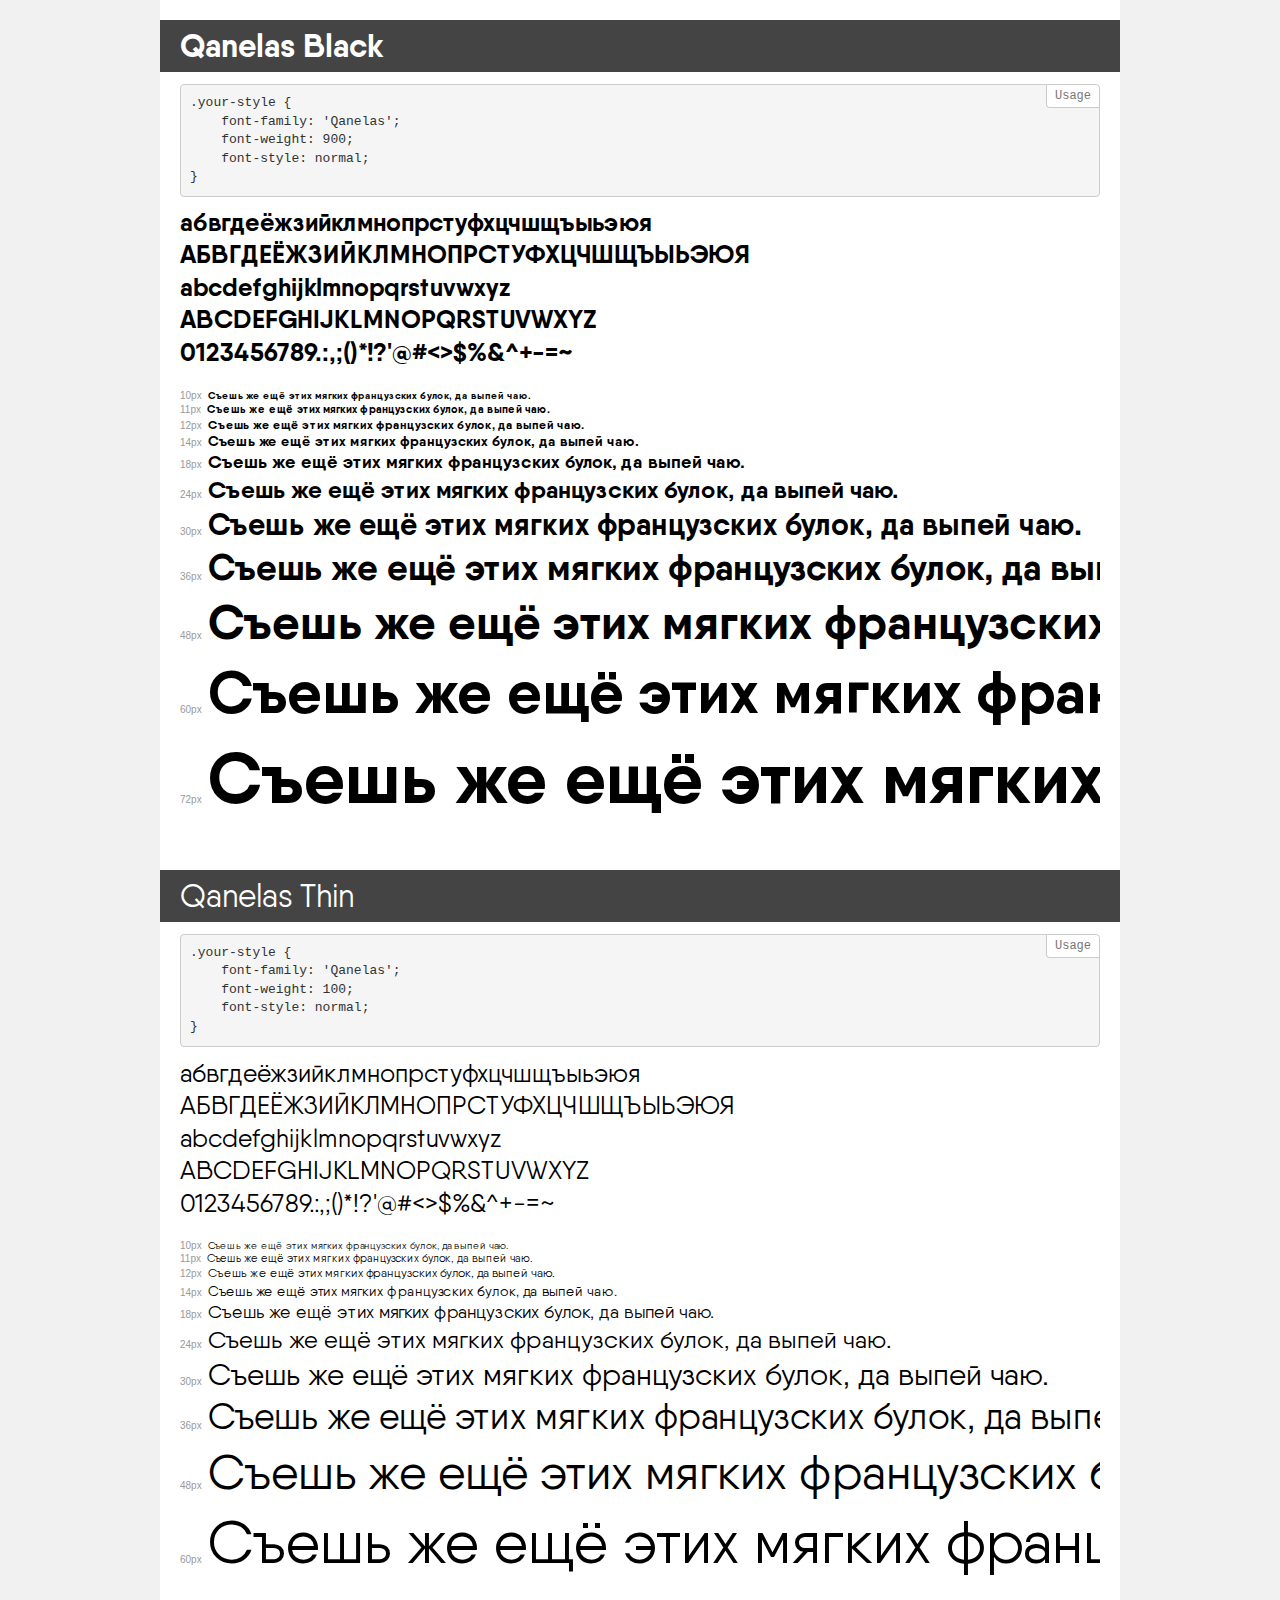
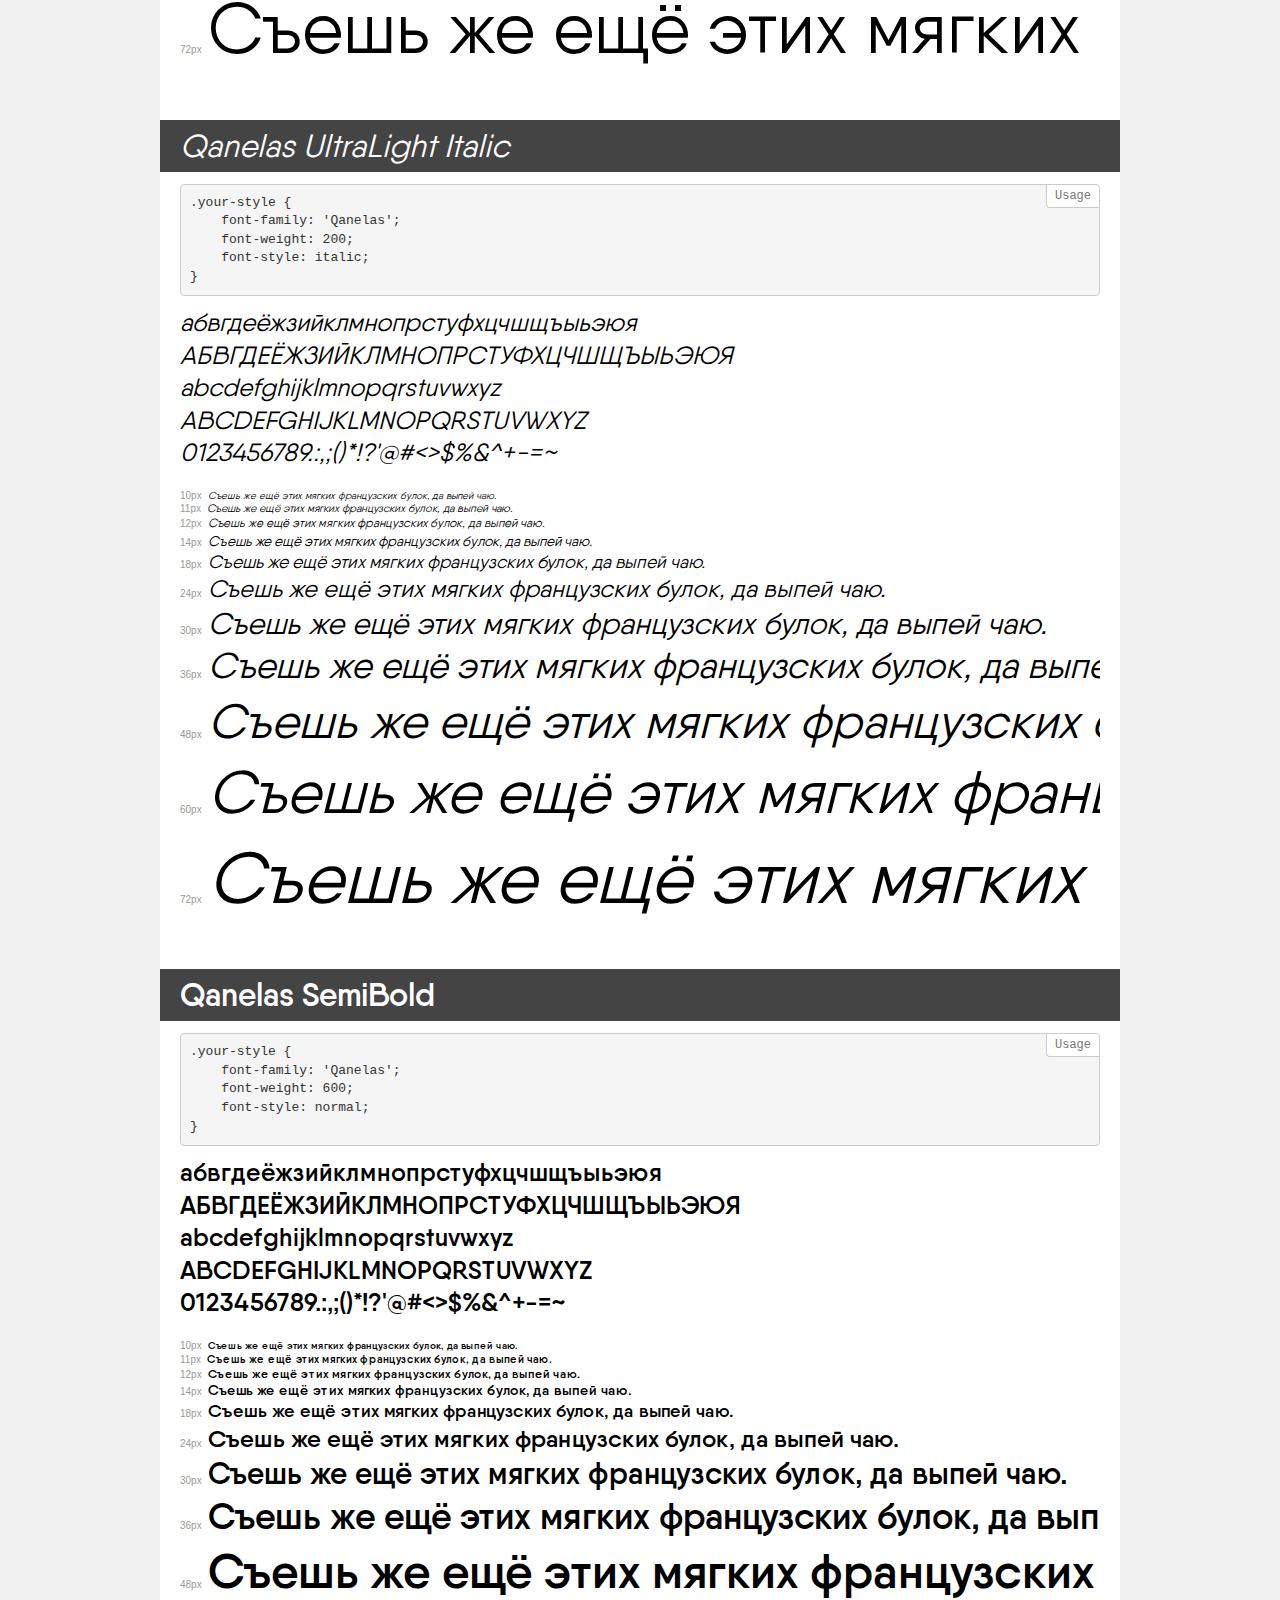
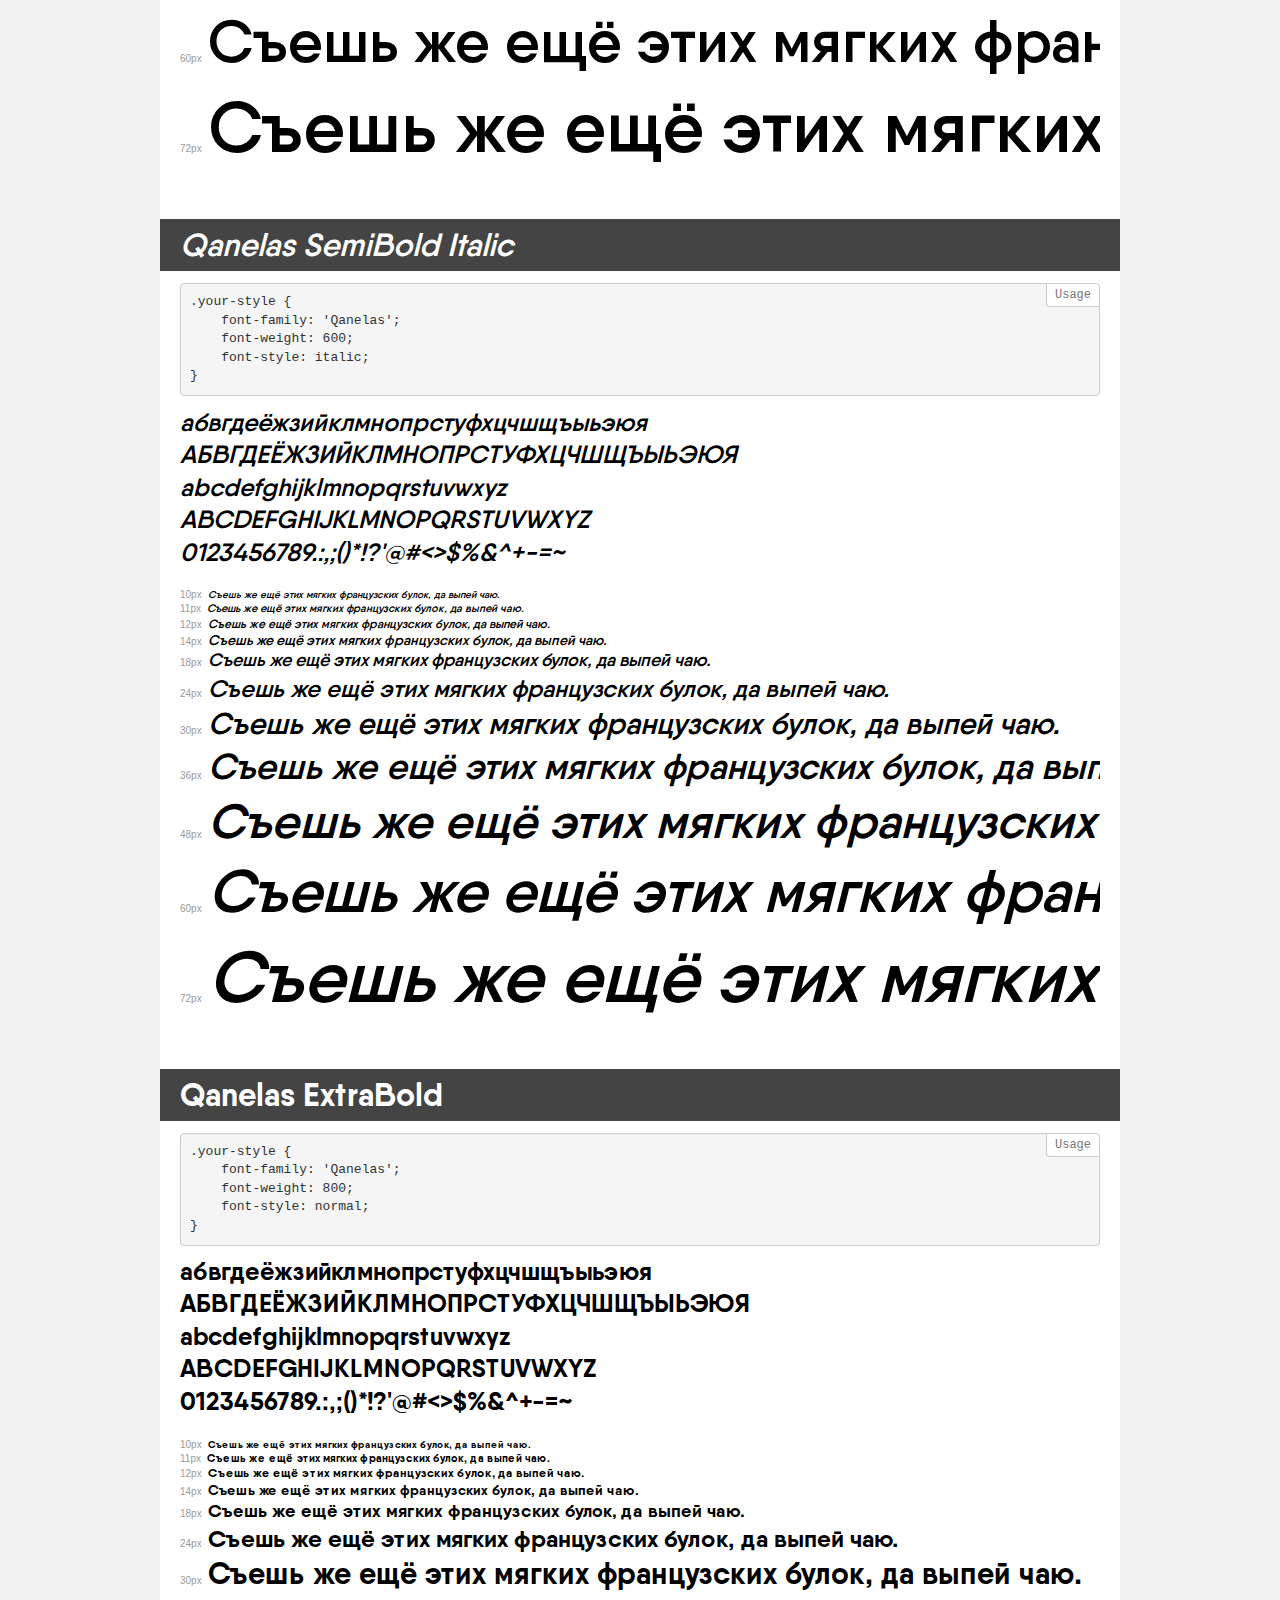
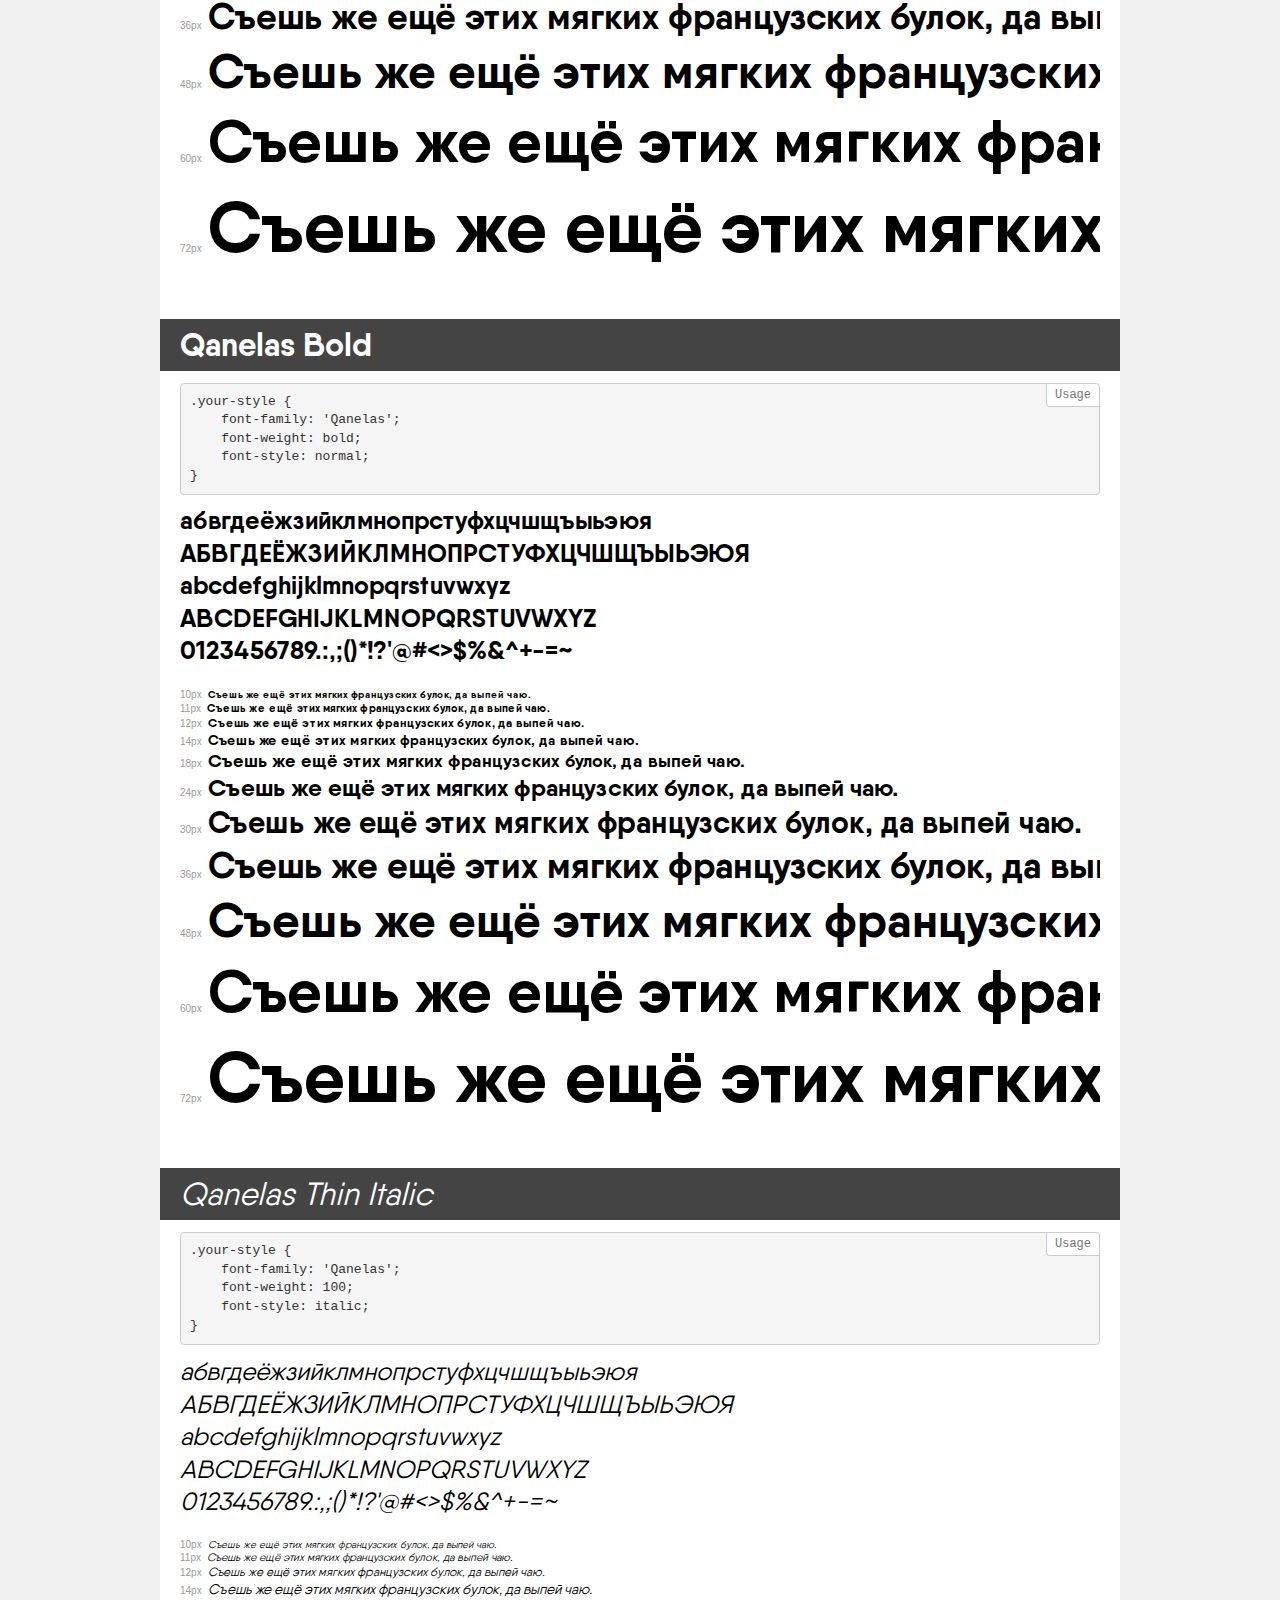
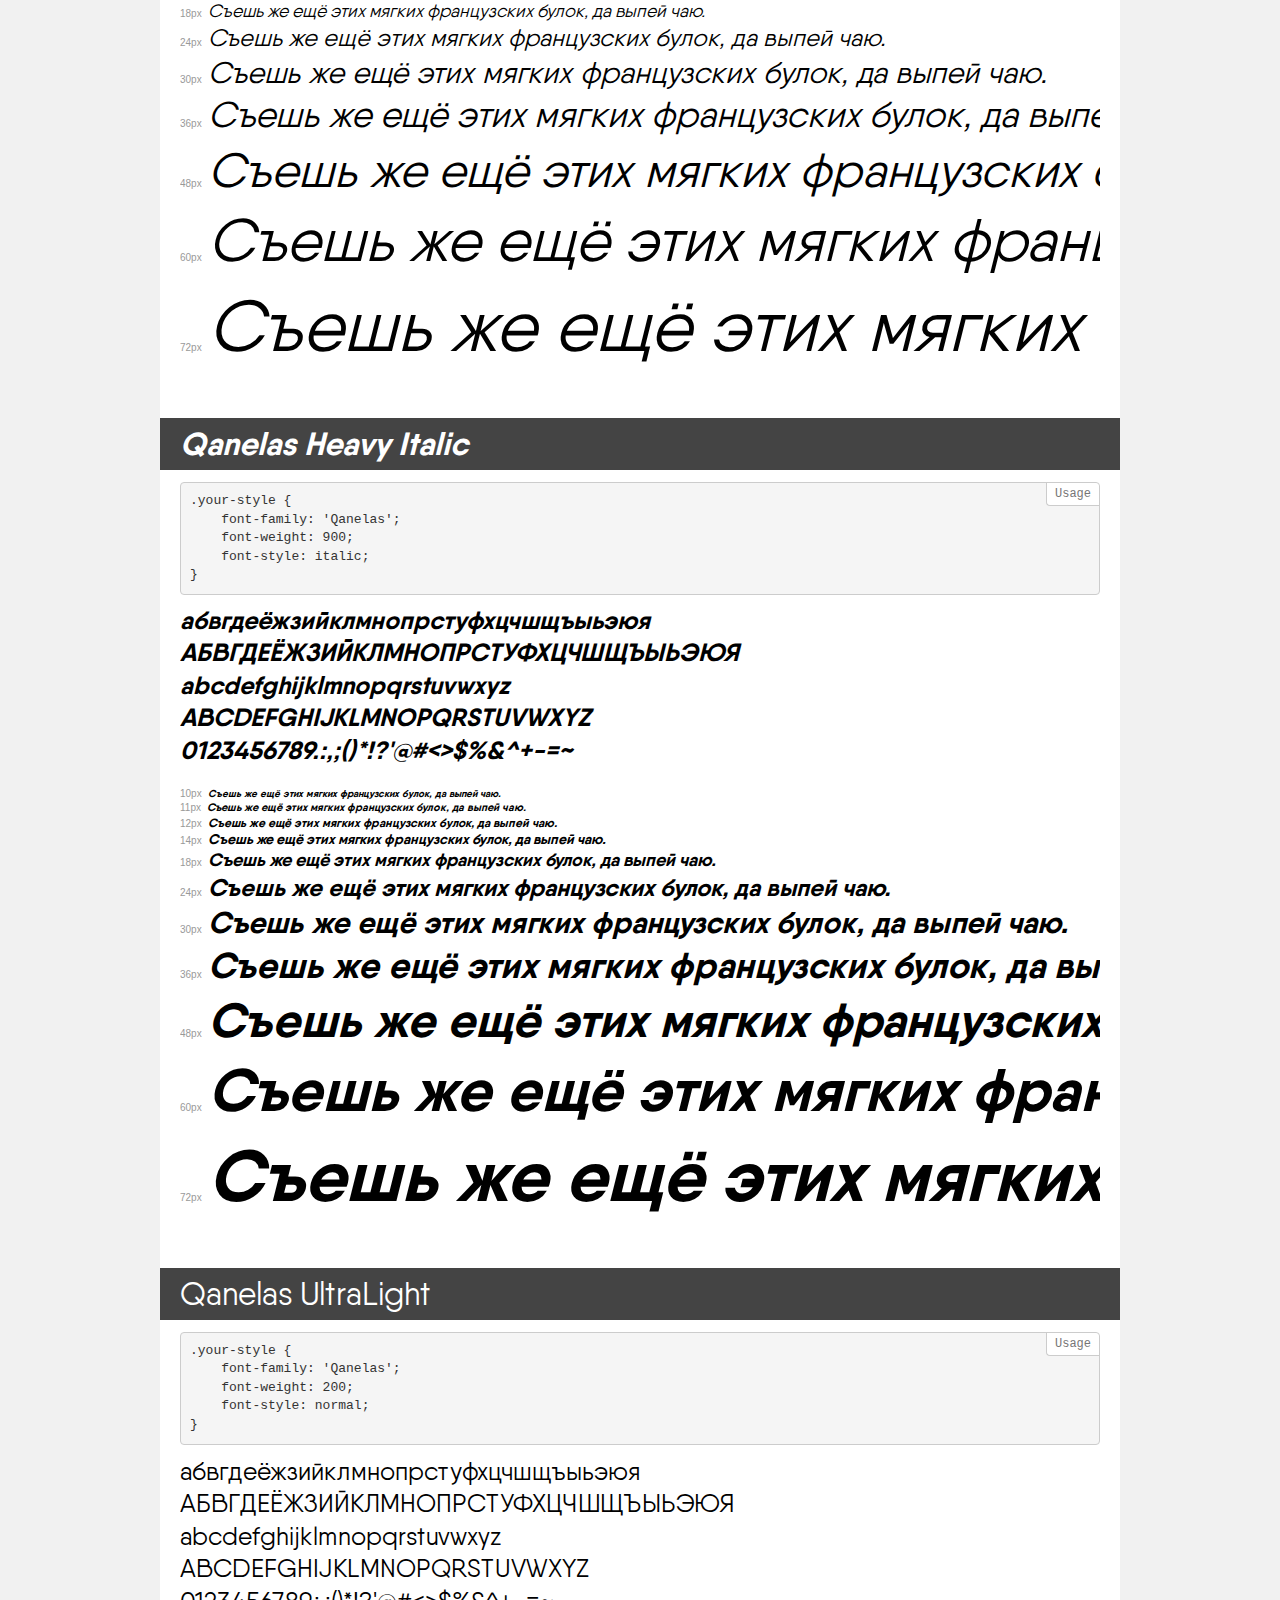
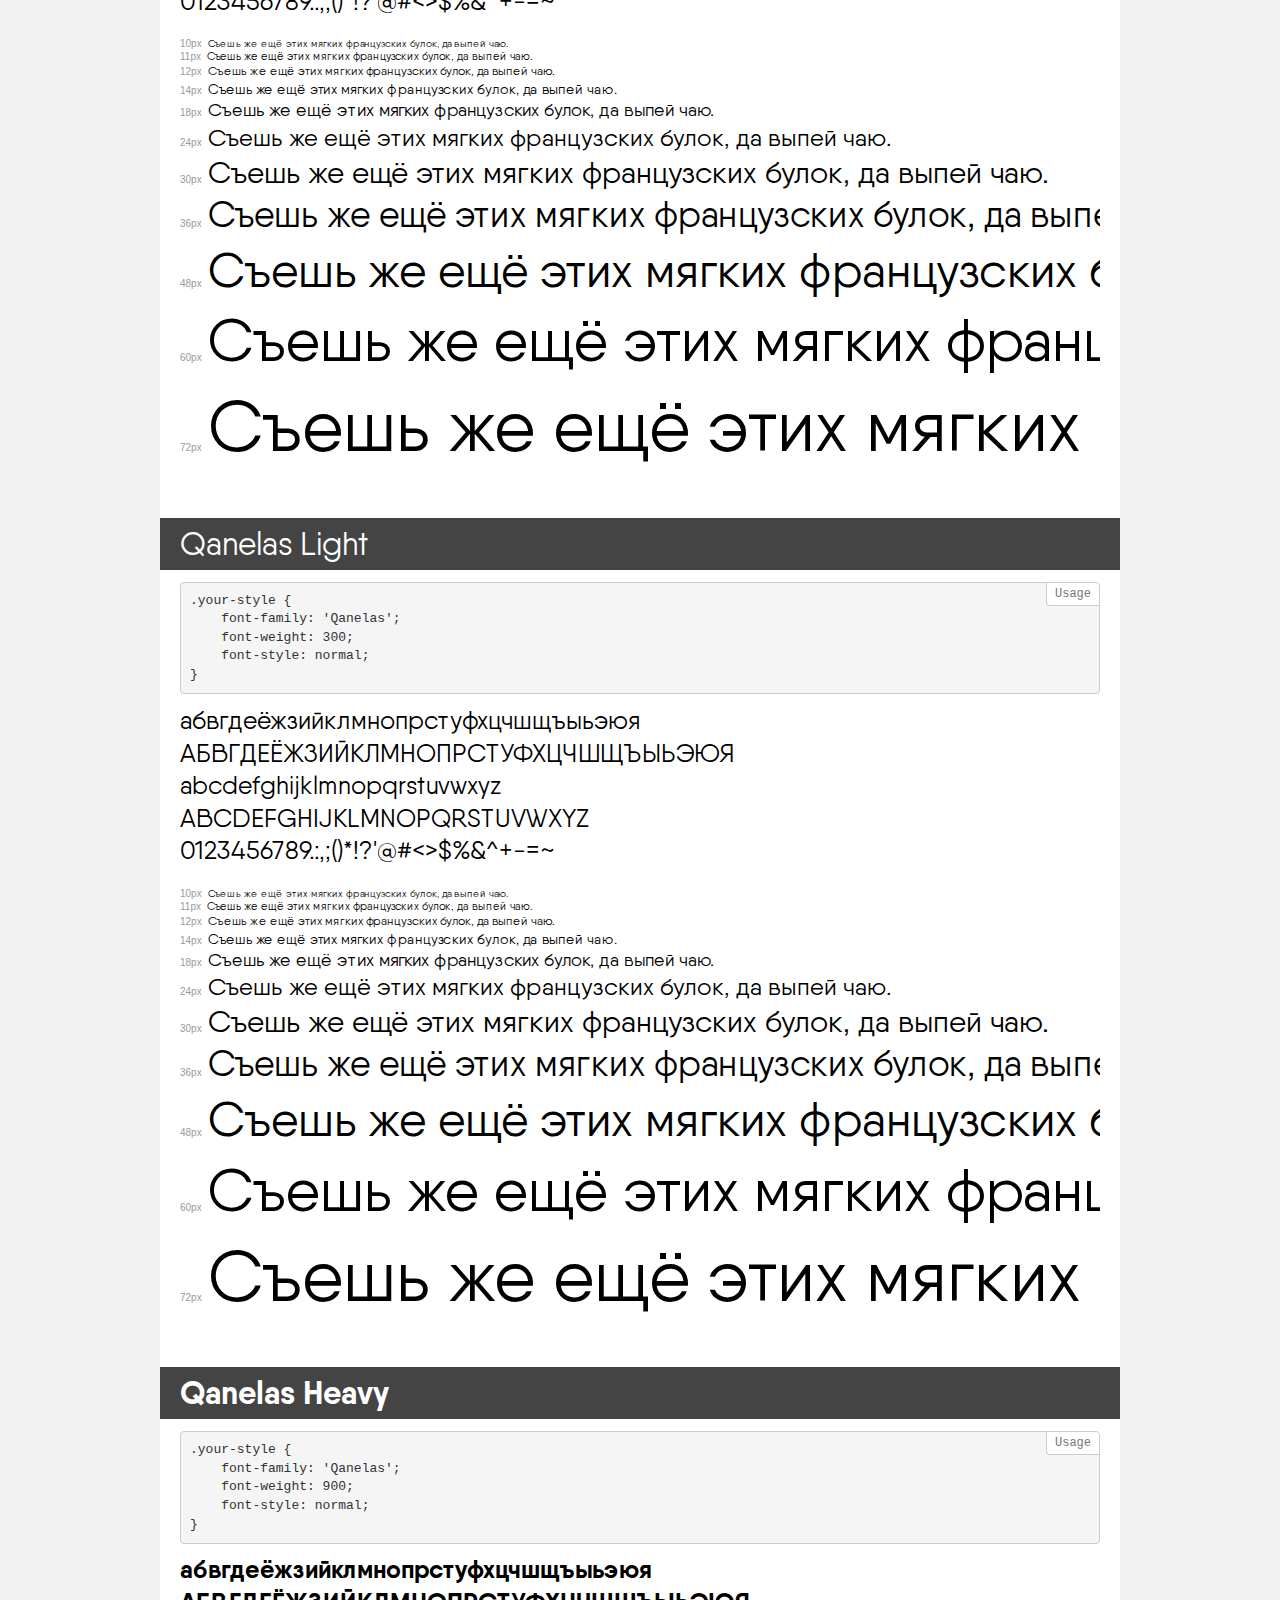
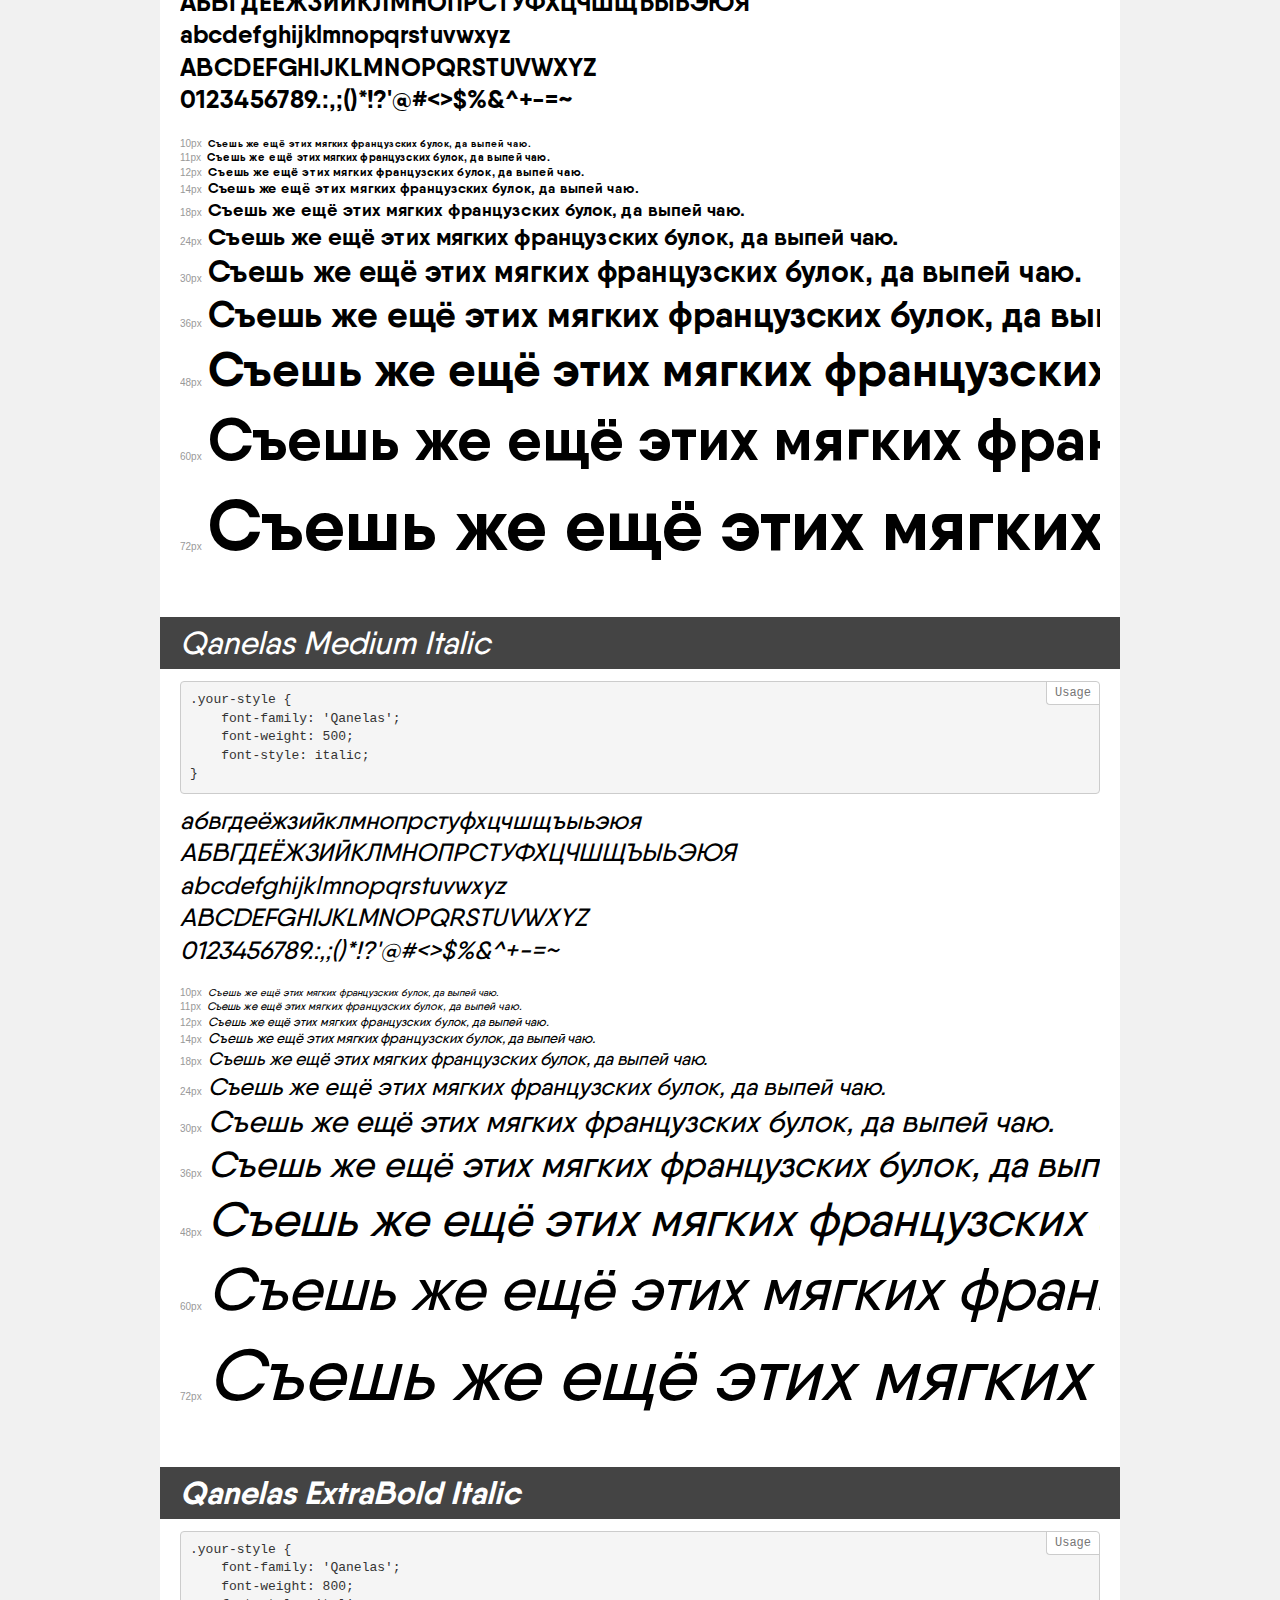
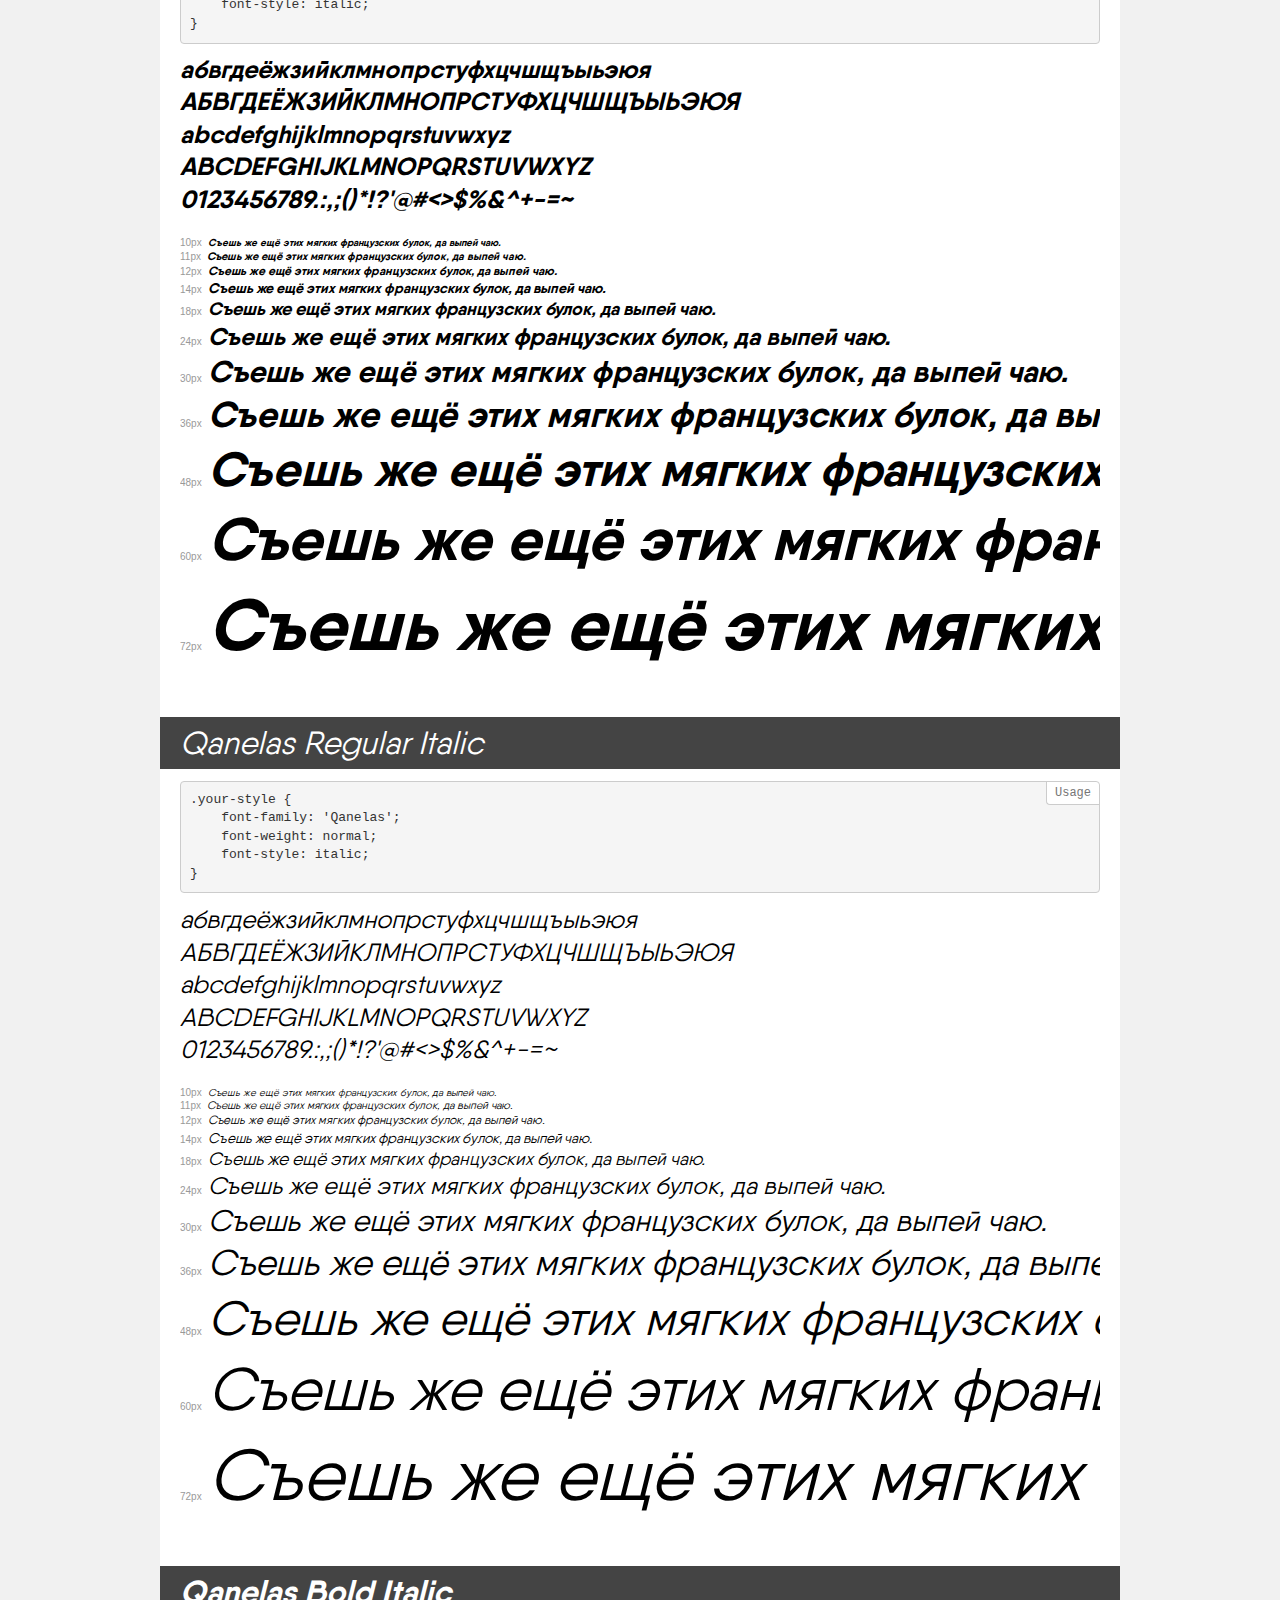
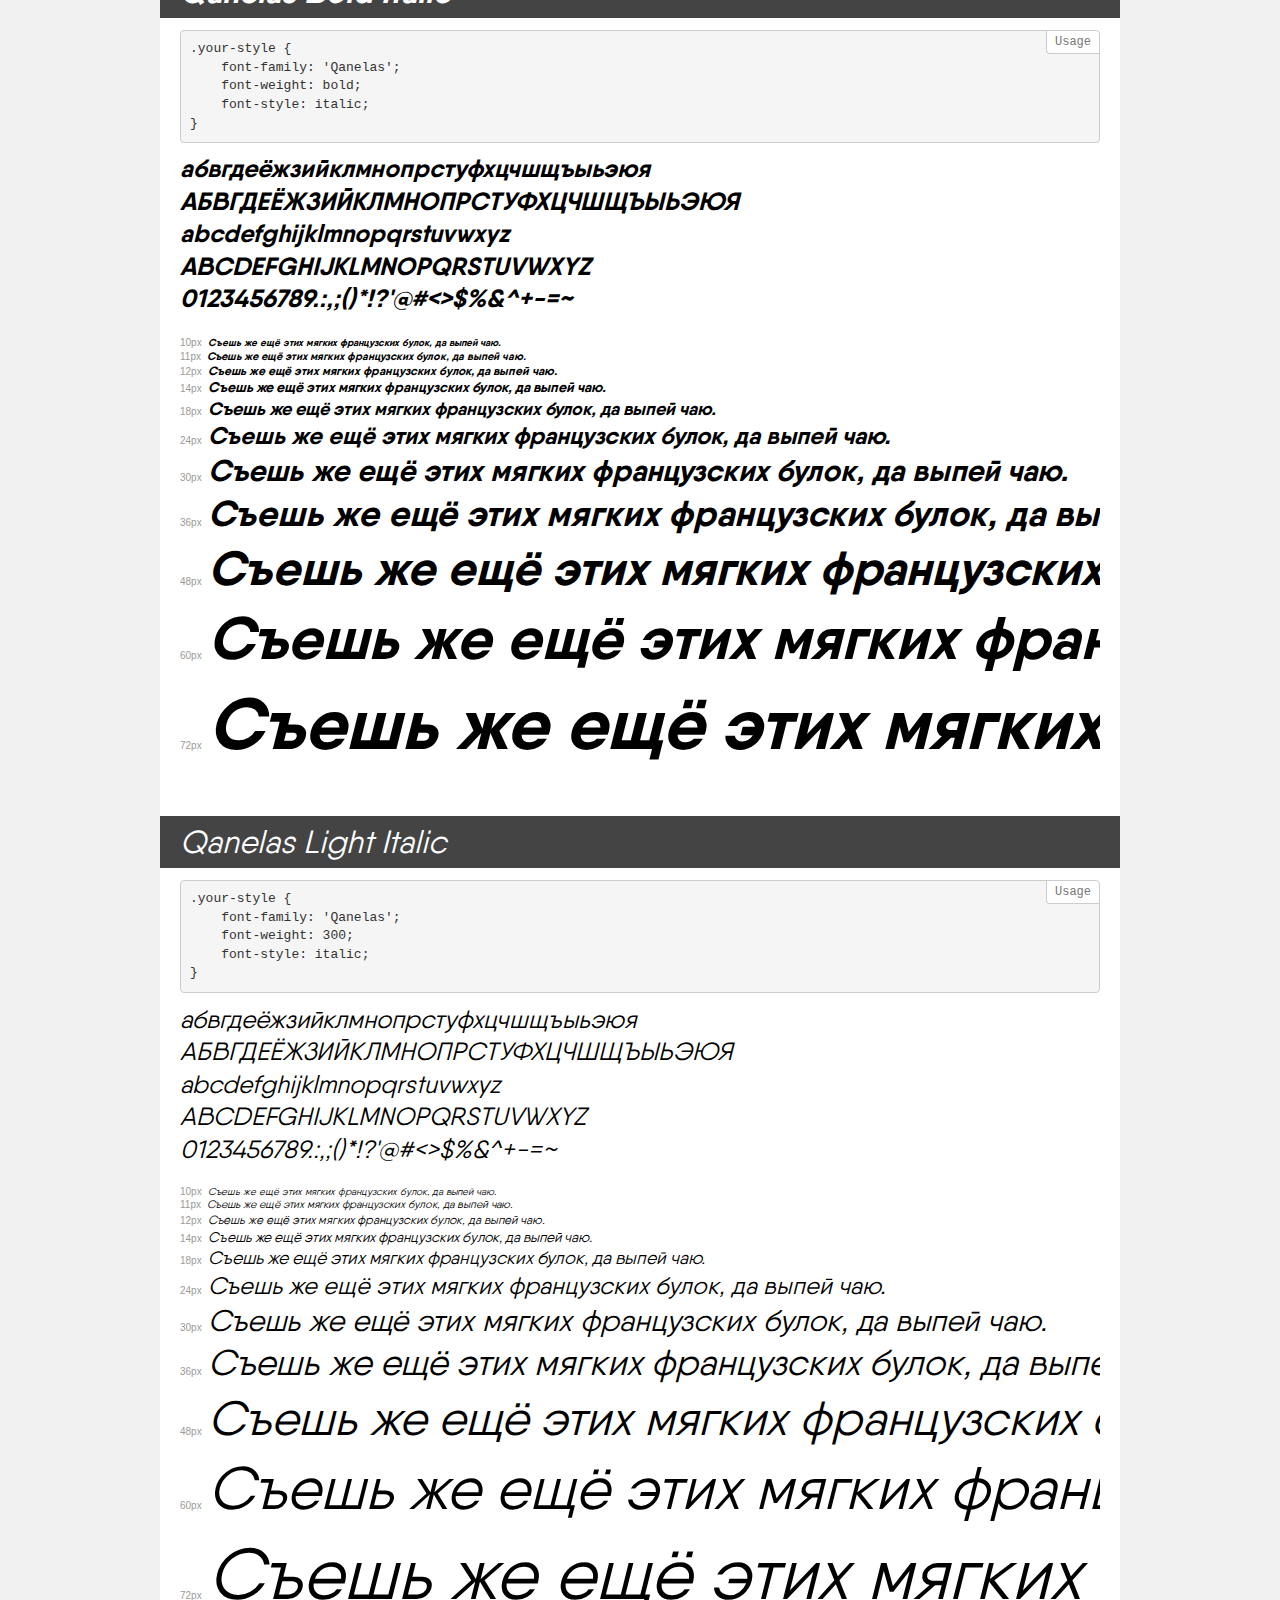
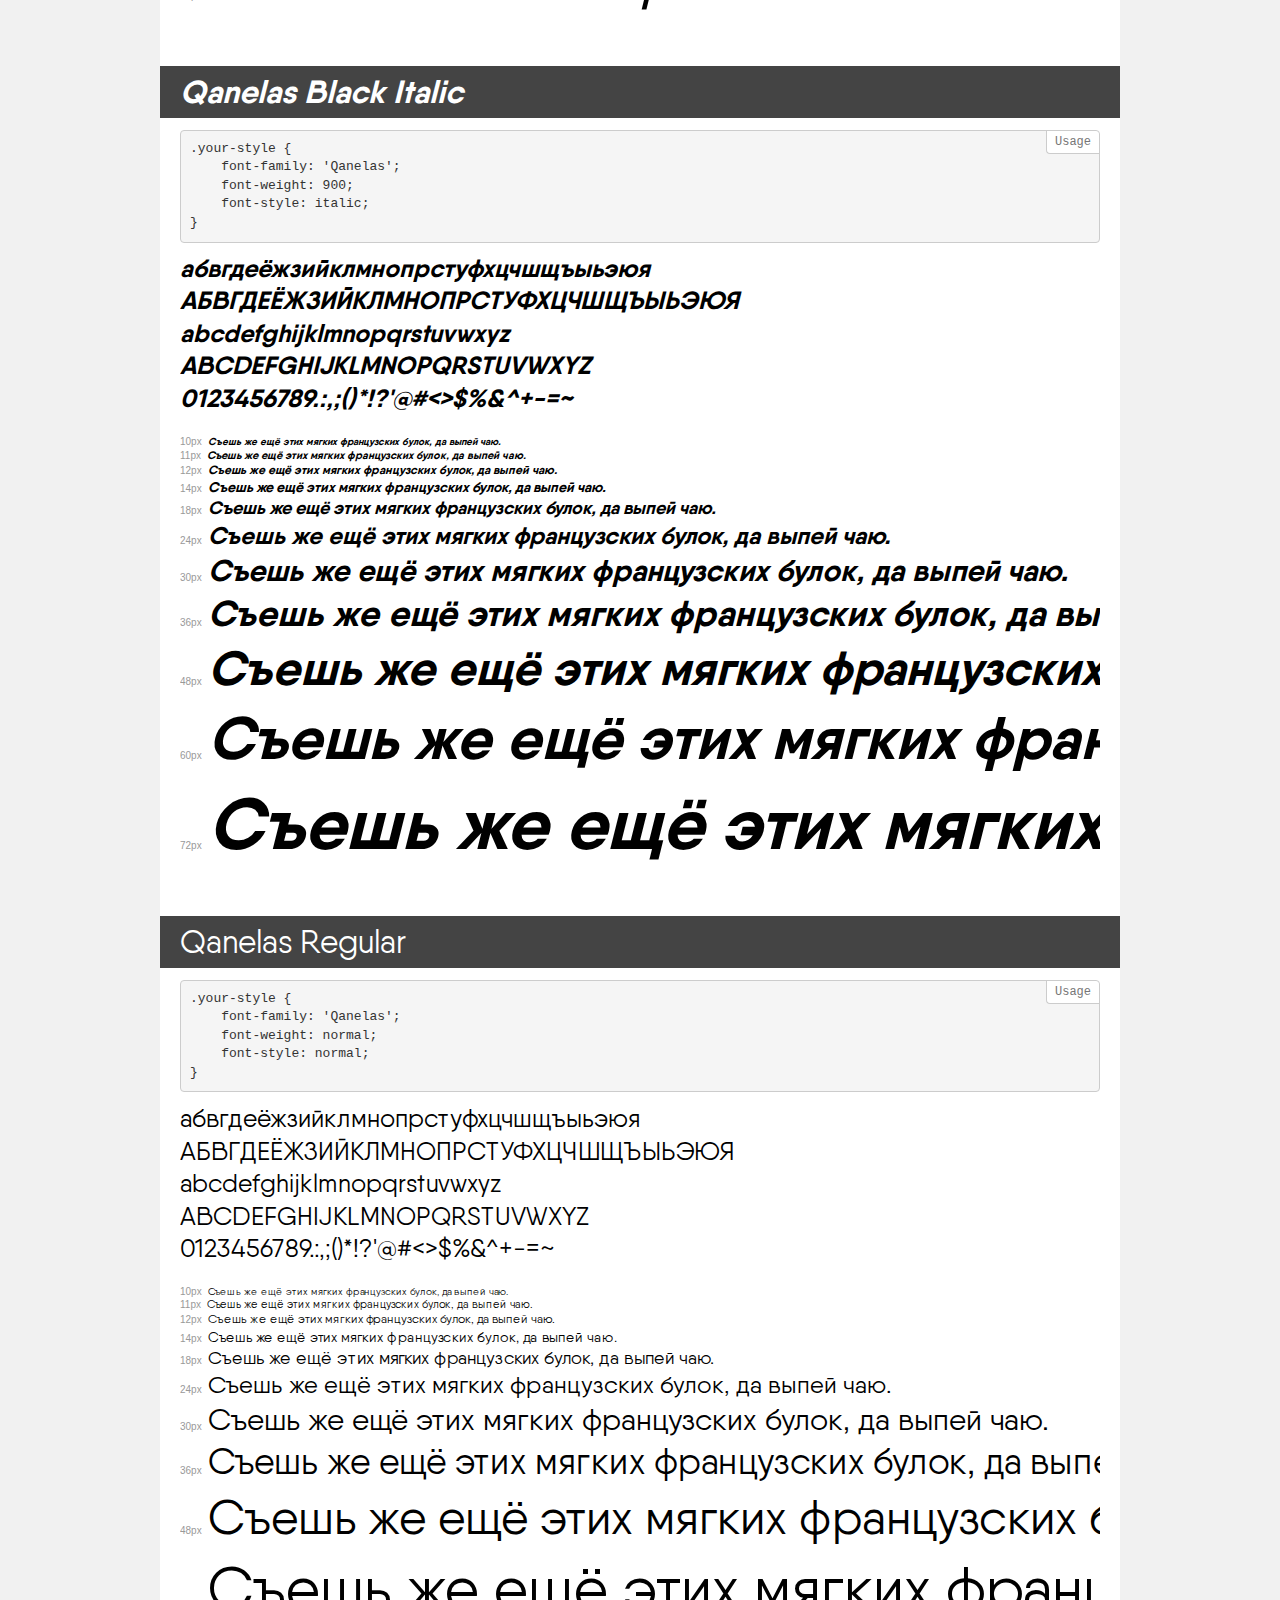
<file: css/fonts/Qanelas/demo.html>
<!DOCTYPE html>
<html>
<head>
    <meta charset="utf-8">
    <meta http-equiv="X-UA-Compatible" content="IE=edge">
    <meta name="viewport" content="width=device-width, initial-scale=1">
    <meta name="robots" content="noindex, noarchive">
    <meta name="format-detection" content="telephone=no">
    <title>Transfonter demo</title>
    <link href="stylesheet.css" rel="stylesheet">
    <style>
        /*
        http://meyerweb.com/eric/tools/css/reset/
        v2.0 | 20110126
        License: none (public domain)
        */
        html, body, div, span, applet, object, iframe,
        h1, h2, h3, h4, h5, h6, p, blockquote, pre,
        a, abbr, acronym, address, big, cite, code,
        del, dfn, em, img, ins, kbd, q, s, samp,
        small, strike, strong, sub, sup, tt, var,
        b, u, i, center,
        dl, dt, dd, ol, ul, li,
        fieldset, form, label, legend,
        table, caption, tbody, tfoot, thead, tr, th, td,
        article, aside, canvas, details, embed,
        figure, figcaption, footer, header, hgroup,
        menu, nav, output, ruby, section, summary,
        time, mark, audio, video {
            margin: 0;
            padding: 0;
            border: 0;
            font-size: 100%;
            font: inherit;
            vertical-align: baseline;
        }
        /* HTML5 display-role reset for older browsers */
        article, aside, details, figcaption, figure,
        footer, header, hgroup, menu, nav, section {
            display: block;
        }
        body {
            line-height: 1;
        }
        ol, ul {
            list-style: none;
        }
        blockquote, q {
            quotes: none;
        }
        blockquote:before, blockquote:after,
        q:before, q:after {
            content: '';
            content: none;
        }
        table {
            border-collapse: collapse;
            border-spacing: 0;
        }
        /* common styles */
        body {
            background: #f1f1f1;
            color: #000;
        }
        .page {
            background: #fff;
            width: 920px;
            margin: 0 auto;
            padding: 20px 20px 0 20px;
            overflow: hidden;
        }
        .font-container {
            overflow-x: auto;
            overflow-y: hidden;
            margin-bottom: 40px;
            line-height: 1.3;
            white-space: nowrap;
            padding-bottom: 5px;
        }
        h1 {
            position: relative;
            background: #444;
            font-size: 32px;
            color: #fff;
            padding: 10px 20px;
            margin: 0 -20px 12px -20px;
        }
        .letters {
            font-size: 25px;
            margin-bottom: 20px;
        }
        .s10:before {
            content: '10px';
        }
        .s11:before {
            content: '11px';
        }
        .s12:before {
            content: '12px';
        }
        .s14:before {
            content: '14px';
        }
        .s18:before {
            content: '18px';
        }
        .s24:before {
            content: '24px';
        }
        .s30:before {
            content: '30px';
        }
        .s36:before {
            content: '36px';
        }
        .s48:before {
            content: '48px';
        }
        .s60:before {
            content: '60px';
        }
        .s72:before {
            content: '72px';
        }
        .s10:before, .s11:before, .s12:before, .s14:before,
        .s18:before, .s24:before, .s30:before, .s36:before,
        .s48:before, .s60:before, .s72:before {
            font-family: Arial, sans-serif;
            font-size: 10px;
            font-weight: normal;
            font-style: normal;
            color: #999;
            padding-right: 6px;
        }
        pre {
            display: block;
            position: relative;
            padding: 9px;
            margin: 0 0 10px;
            font-family: Monaco, Menlo, Consolas, "Courier New", monospace !important;
            font-size: 13px;
            line-height: 1.428571429;
            color: #333;
            font-weight: normal !important;
            font-style: normal !important;
            background-color: #f5f5f5;
            border: 1px solid #ccc;
            overflow-x: auto;
            border-radius: 4px;
        }
        pre:after {
            display: block;
            position: absolute;
            right: 0;
            top: 0;
            content: 'Usage';
            line-height: 1;
            padding: 5px 8px;
            font-size: 12px;
            color: #767676;
            background-color: #fff;
            border: 1px solid #ccc;
            border-right: none;
            border-top: none;
            border-radius: 0 4px 0 4px;
            z-index: 10;
        }
        /* responsive */
        @media (max-width: 959px) {
            .page {
                width: auto;
                margin: 0;
            }
        }
    </style>
</head>
<body>
<div class="page">
    <div class="demo" style="font-family: 'Qanelas'; font-weight: 900; font-style: normal;">
        <h1>Qanelas Black</h1>
        <pre>.your-style {
    font-family: 'Qanelas';
    font-weight: 900;
    font-style: normal;
}</pre>
        <div class="font-container">
            <p class="letters">
                абвгдеёжзийклмнопрстуфхцчшщъыьэюя<br>
АБВГДЕЁЖЗИЙКЛМНОПРСТУФХЦЧШЩЪЫЬЭЮЯ<br>
abcdefghijklmnopqrstuvwxyz<br>
ABCDEFGHIJKLMNOPQRSTUVWXYZ<br>
                0123456789.:,;()*!?'@#<>$%&^+-=~
            </p>
            <p class="s10" style="font-size: 10px;">Съешь же ещё этих мягких французских булок, да выпей чаю.</p>
            <p class="s11" style="font-size: 11px;">Съешь же ещё этих мягких французских булок, да выпей чаю.</p>
            <p class="s12" style="font-size: 12px;">Съешь же ещё этих мягких французских булок, да выпей чаю.</p>
            <p class="s14" style="font-size: 14px;">Съешь же ещё этих мягких французских булок, да выпей чаю.</p>
            <p class="s18" style="font-size: 18px;">Съешь же ещё этих мягких французских булок, да выпей чаю.</p>
            <p class="s24" style="font-size: 24px;">Съешь же ещё этих мягких французских булок, да выпей чаю.</p>
            <p class="s30" style="font-size: 30px;">Съешь же ещё этих мягких французских булок, да выпей чаю.</p>
            <p class="s36" style="font-size: 36px;">Съешь же ещё этих мягких французских булок, да выпей чаю.</p>
            <p class="s48" style="font-size: 48px;">Съешь же ещё этих мягких французских булок, да выпей чаю.</p>
            <p class="s60" style="font-size: 60px;">Съешь же ещё этих мягких французских булок, да выпей чаю.</p>
            <p class="s72" style="font-size: 72px;">Съешь же ещё этих мягких французских булок, да выпей чаю.</p>
        </div>
    </div>
    <div class="demo" style="font-family: 'Qanelas'; font-weight: 100; font-style: normal;">
        <h1>Qanelas Thin</h1>
        <pre>.your-style {
    font-family: 'Qanelas';
    font-weight: 100;
    font-style: normal;
}</pre>
        <div class="font-container">
            <p class="letters">
                абвгдеёжзийклмнопрстуфхцчшщъыьэюя<br>
АБВГДЕЁЖЗИЙКЛМНОПРСТУФХЦЧШЩЪЫЬЭЮЯ<br>
abcdefghijklmnopqrstuvwxyz<br>
ABCDEFGHIJKLMNOPQRSTUVWXYZ<br>
                0123456789.:,;()*!?'@#<>$%&^+-=~
            </p>
            <p class="s10" style="font-size: 10px;">Съешь же ещё этих мягких французских булок, да выпей чаю.</p>
            <p class="s11" style="font-size: 11px;">Съешь же ещё этих мягких французских булок, да выпей чаю.</p>
            <p class="s12" style="font-size: 12px;">Съешь же ещё этих мягких французских булок, да выпей чаю.</p>
            <p class="s14" style="font-size: 14px;">Съешь же ещё этих мягких французских булок, да выпей чаю.</p>
            <p class="s18" style="font-size: 18px;">Съешь же ещё этих мягких французских булок, да выпей чаю.</p>
            <p class="s24" style="font-size: 24px;">Съешь же ещё этих мягких французских булок, да выпей чаю.</p>
            <p class="s30" style="font-size: 30px;">Съешь же ещё этих мягких французских булок, да выпей чаю.</p>
            <p class="s36" style="font-size: 36px;">Съешь же ещё этих мягких французских булок, да выпей чаю.</p>
            <p class="s48" style="font-size: 48px;">Съешь же ещё этих мягких французских булок, да выпей чаю.</p>
            <p class="s60" style="font-size: 60px;">Съешь же ещё этих мягких французских булок, да выпей чаю.</p>
            <p class="s72" style="font-size: 72px;">Съешь же ещё этих мягких французских булок, да выпей чаю.</p>
        </div>
    </div>
    <div class="demo" style="font-family: 'Qanelas'; font-weight: 200; font-style: italic;">
        <h1>Qanelas UltraLight Italic</h1>
        <pre>.your-style {
    font-family: 'Qanelas';
    font-weight: 200;
    font-style: italic;
}</pre>
        <div class="font-container">
            <p class="letters">
                абвгдеёжзийклмнопрстуфхцчшщъыьэюя<br>
АБВГДЕЁЖЗИЙКЛМНОПРСТУФХЦЧШЩЪЫЬЭЮЯ<br>
abcdefghijklmnopqrstuvwxyz<br>
ABCDEFGHIJKLMNOPQRSTUVWXYZ<br>
                0123456789.:,;()*!?'@#<>$%&^+-=~
            </p>
            <p class="s10" style="font-size: 10px;">Съешь же ещё этих мягких французских булок, да выпей чаю.</p>
            <p class="s11" style="font-size: 11px;">Съешь же ещё этих мягких французских булок, да выпей чаю.</p>
            <p class="s12" style="font-size: 12px;">Съешь же ещё этих мягких французских булок, да выпей чаю.</p>
            <p class="s14" style="font-size: 14px;">Съешь же ещё этих мягких французских булок, да выпей чаю.</p>
            <p class="s18" style="font-size: 18px;">Съешь же ещё этих мягких французских булок, да выпей чаю.</p>
            <p class="s24" style="font-size: 24px;">Съешь же ещё этих мягких французских булок, да выпей чаю.</p>
            <p class="s30" style="font-size: 30px;">Съешь же ещё этих мягких французских булок, да выпей чаю.</p>
            <p class="s36" style="font-size: 36px;">Съешь же ещё этих мягких французских булок, да выпей чаю.</p>
            <p class="s48" style="font-size: 48px;">Съешь же ещё этих мягких французских булок, да выпей чаю.</p>
            <p class="s60" style="font-size: 60px;">Съешь же ещё этих мягких французских булок, да выпей чаю.</p>
            <p class="s72" style="font-size: 72px;">Съешь же ещё этих мягких французских булок, да выпей чаю.</p>
        </div>
    </div>
    <div class="demo" style="font-family: 'Qanelas'; font-weight: 600; font-style: normal;">
        <h1>Qanelas SemiBold</h1>
        <pre>.your-style {
    font-family: 'Qanelas';
    font-weight: 600;
    font-style: normal;
}</pre>
        <div class="font-container">
            <p class="letters">
                абвгдеёжзийклмнопрстуфхцчшщъыьэюя<br>
АБВГДЕЁЖЗИЙКЛМНОПРСТУФХЦЧШЩЪЫЬЭЮЯ<br>
abcdefghijklmnopqrstuvwxyz<br>
ABCDEFGHIJKLMNOPQRSTUVWXYZ<br>
                0123456789.:,;()*!?'@#<>$%&^+-=~
            </p>
            <p class="s10" style="font-size: 10px;">Съешь же ещё этих мягких французских булок, да выпей чаю.</p>
            <p class="s11" style="font-size: 11px;">Съешь же ещё этих мягких французских булок, да выпей чаю.</p>
            <p class="s12" style="font-size: 12px;">Съешь же ещё этих мягких французских булок, да выпей чаю.</p>
            <p class="s14" style="font-size: 14px;">Съешь же ещё этих мягких французских булок, да выпей чаю.</p>
            <p class="s18" style="font-size: 18px;">Съешь же ещё этих мягких французских булок, да выпей чаю.</p>
            <p class="s24" style="font-size: 24px;">Съешь же ещё этих мягких французских булок, да выпей чаю.</p>
            <p class="s30" style="font-size: 30px;">Съешь же ещё этих мягких французских булок, да выпей чаю.</p>
            <p class="s36" style="font-size: 36px;">Съешь же ещё этих мягких французских булок, да выпей чаю.</p>
            <p class="s48" style="font-size: 48px;">Съешь же ещё этих мягких французских булок, да выпей чаю.</p>
            <p class="s60" style="font-size: 60px;">Съешь же ещё этих мягких французских булок, да выпей чаю.</p>
            <p class="s72" style="font-size: 72px;">Съешь же ещё этих мягких французских булок, да выпей чаю.</p>
        </div>
    </div>
    <div class="demo" style="font-family: 'Qanelas'; font-weight: 600; font-style: italic;">
        <h1>Qanelas SemiBold Italic</h1>
        <pre>.your-style {
    font-family: 'Qanelas';
    font-weight: 600;
    font-style: italic;
}</pre>
        <div class="font-container">
            <p class="letters">
                абвгдеёжзийклмнопрстуфхцчшщъыьэюя<br>
АБВГДЕЁЖЗИЙКЛМНОПРСТУФХЦЧШЩЪЫЬЭЮЯ<br>
abcdefghijklmnopqrstuvwxyz<br>
ABCDEFGHIJKLMNOPQRSTUVWXYZ<br>
                0123456789.:,;()*!?'@#<>$%&^+-=~
            </p>
            <p class="s10" style="font-size: 10px;">Съешь же ещё этих мягких французских булок, да выпей чаю.</p>
            <p class="s11" style="font-size: 11px;">Съешь же ещё этих мягких французских булок, да выпей чаю.</p>
            <p class="s12" style="font-size: 12px;">Съешь же ещё этих мягких французских булок, да выпей чаю.</p>
            <p class="s14" style="font-size: 14px;">Съешь же ещё этих мягких французских булок, да выпей чаю.</p>
            <p class="s18" style="font-size: 18px;">Съешь же ещё этих мягких французских булок, да выпей чаю.</p>
            <p class="s24" style="font-size: 24px;">Съешь же ещё этих мягких французских булок, да выпей чаю.</p>
            <p class="s30" style="font-size: 30px;">Съешь же ещё этих мягких французских булок, да выпей чаю.</p>
            <p class="s36" style="font-size: 36px;">Съешь же ещё этих мягких французских булок, да выпей чаю.</p>
            <p class="s48" style="font-size: 48px;">Съешь же ещё этих мягких французских булок, да выпей чаю.</p>
            <p class="s60" style="font-size: 60px;">Съешь же ещё этих мягких французских булок, да выпей чаю.</p>
            <p class="s72" style="font-size: 72px;">Съешь же ещё этих мягких французских булок, да выпей чаю.</p>
        </div>
    </div>
    <div class="demo" style="font-family: 'Qanelas'; font-weight: 800; font-style: normal;">
        <h1>Qanelas ExtraBold</h1>
        <pre>.your-style {
    font-family: 'Qanelas';
    font-weight: 800;
    font-style: normal;
}</pre>
        <div class="font-container">
            <p class="letters">
                абвгдеёжзийклмнопрстуфхцчшщъыьэюя<br>
АБВГДЕЁЖЗИЙКЛМНОПРСТУФХЦЧШЩЪЫЬЭЮЯ<br>
abcdefghijklmnopqrstuvwxyz<br>
ABCDEFGHIJKLMNOPQRSTUVWXYZ<br>
                0123456789.:,;()*!?'@#<>$%&^+-=~
            </p>
            <p class="s10" style="font-size: 10px;">Съешь же ещё этих мягких французских булок, да выпей чаю.</p>
            <p class="s11" style="font-size: 11px;">Съешь же ещё этих мягких французских булок, да выпей чаю.</p>
            <p class="s12" style="font-size: 12px;">Съешь же ещё этих мягких французских булок, да выпей чаю.</p>
            <p class="s14" style="font-size: 14px;">Съешь же ещё этих мягких французских булок, да выпей чаю.</p>
            <p class="s18" style="font-size: 18px;">Съешь же ещё этих мягких французских булок, да выпей чаю.</p>
            <p class="s24" style="font-size: 24px;">Съешь же ещё этих мягких французских булок, да выпей чаю.</p>
            <p class="s30" style="font-size: 30px;">Съешь же ещё этих мягких французских булок, да выпей чаю.</p>
            <p class="s36" style="font-size: 36px;">Съешь же ещё этих мягких французских булок, да выпей чаю.</p>
            <p class="s48" style="font-size: 48px;">Съешь же ещё этих мягких французских булок, да выпей чаю.</p>
            <p class="s60" style="font-size: 60px;">Съешь же ещё этих мягких французских булок, да выпей чаю.</p>
            <p class="s72" style="font-size: 72px;">Съешь же ещё этих мягких французских булок, да выпей чаю.</p>
        </div>
    </div>
    <div class="demo" style="font-family: 'Qanelas'; font-weight: bold; font-style: normal;">
        <h1>Qanelas Bold</h1>
        <pre>.your-style {
    font-family: 'Qanelas';
    font-weight: bold;
    font-style: normal;
}</pre>
        <div class="font-container">
            <p class="letters">
                абвгдеёжзийклмнопрстуфхцчшщъыьэюя<br>
АБВГДЕЁЖЗИЙКЛМНОПРСТУФХЦЧШЩЪЫЬЭЮЯ<br>
abcdefghijklmnopqrstuvwxyz<br>
ABCDEFGHIJKLMNOPQRSTUVWXYZ<br>
                0123456789.:,;()*!?'@#<>$%&^+-=~
            </p>
            <p class="s10" style="font-size: 10px;">Съешь же ещё этих мягких французских булок, да выпей чаю.</p>
            <p class="s11" style="font-size: 11px;">Съешь же ещё этих мягких французских булок, да выпей чаю.</p>
            <p class="s12" style="font-size: 12px;">Съешь же ещё этих мягких французских булок, да выпей чаю.</p>
            <p class="s14" style="font-size: 14px;">Съешь же ещё этих мягких французских булок, да выпей чаю.</p>
            <p class="s18" style="font-size: 18px;">Съешь же ещё этих мягких французских булок, да выпей чаю.</p>
            <p class="s24" style="font-size: 24px;">Съешь же ещё этих мягких французских булок, да выпей чаю.</p>
            <p class="s30" style="font-size: 30px;">Съешь же ещё этих мягких французских булок, да выпей чаю.</p>
            <p class="s36" style="font-size: 36px;">Съешь же ещё этих мягких французских булок, да выпей чаю.</p>
            <p class="s48" style="font-size: 48px;">Съешь же ещё этих мягких французских булок, да выпей чаю.</p>
            <p class="s60" style="font-size: 60px;">Съешь же ещё этих мягких французских булок, да выпей чаю.</p>
            <p class="s72" style="font-size: 72px;">Съешь же ещё этих мягких французских булок, да выпей чаю.</p>
        </div>
    </div>
    <div class="demo" style="font-family: 'Qanelas'; font-weight: 100; font-style: italic;">
        <h1>Qanelas Thin Italic</h1>
        <pre>.your-style {
    font-family: 'Qanelas';
    font-weight: 100;
    font-style: italic;
}</pre>
        <div class="font-container">
            <p class="letters">
                абвгдеёжзийклмнопрстуфхцчшщъыьэюя<br>
АБВГДЕЁЖЗИЙКЛМНОПРСТУФХЦЧШЩЪЫЬЭЮЯ<br>
abcdefghijklmnopqrstuvwxyz<br>
ABCDEFGHIJKLMNOPQRSTUVWXYZ<br>
                0123456789.:,;()*!?'@#<>$%&^+-=~
            </p>
            <p class="s10" style="font-size: 10px;">Съешь же ещё этих мягких французских булок, да выпей чаю.</p>
            <p class="s11" style="font-size: 11px;">Съешь же ещё этих мягких французских булок, да выпей чаю.</p>
            <p class="s12" style="font-size: 12px;">Съешь же ещё этих мягких французских булок, да выпей чаю.</p>
            <p class="s14" style="font-size: 14px;">Съешь же ещё этих мягких французских булок, да выпей чаю.</p>
            <p class="s18" style="font-size: 18px;">Съешь же ещё этих мягких французских булок, да выпей чаю.</p>
            <p class="s24" style="font-size: 24px;">Съешь же ещё этих мягких французских булок, да выпей чаю.</p>
            <p class="s30" style="font-size: 30px;">Съешь же ещё этих мягких французских булок, да выпей чаю.</p>
            <p class="s36" style="font-size: 36px;">Съешь же ещё этих мягких французских булок, да выпей чаю.</p>
            <p class="s48" style="font-size: 48px;">Съешь же ещё этих мягких французских булок, да выпей чаю.</p>
            <p class="s60" style="font-size: 60px;">Съешь же ещё этих мягких французских булок, да выпей чаю.</p>
            <p class="s72" style="font-size: 72px;">Съешь же ещё этих мягких французских булок, да выпей чаю.</p>
        </div>
    </div>
    <div class="demo" style="font-family: 'Qanelas'; font-weight: 900; font-style: italic;">
        <h1>Qanelas Heavy Italic</h1>
        <pre>.your-style {
    font-family: 'Qanelas';
    font-weight: 900;
    font-style: italic;
}</pre>
        <div class="font-container">
            <p class="letters">
                абвгдеёжзийклмнопрстуфхцчшщъыьэюя<br>
АБВГДЕЁЖЗИЙКЛМНОПРСТУФХЦЧШЩЪЫЬЭЮЯ<br>
abcdefghijklmnopqrstuvwxyz<br>
ABCDEFGHIJKLMNOPQRSTUVWXYZ<br>
                0123456789.:,;()*!?'@#<>$%&^+-=~
            </p>
            <p class="s10" style="font-size: 10px;">Съешь же ещё этих мягких французских булок, да выпей чаю.</p>
            <p class="s11" style="font-size: 11px;">Съешь же ещё этих мягких французских булок, да выпей чаю.</p>
            <p class="s12" style="font-size: 12px;">Съешь же ещё этих мягких французских булок, да выпей чаю.</p>
            <p class="s14" style="font-size: 14px;">Съешь же ещё этих мягких французских булок, да выпей чаю.</p>
            <p class="s18" style="font-size: 18px;">Съешь же ещё этих мягких французских булок, да выпей чаю.</p>
            <p class="s24" style="font-size: 24px;">Съешь же ещё этих мягких французских булок, да выпей чаю.</p>
            <p class="s30" style="font-size: 30px;">Съешь же ещё этих мягких французских булок, да выпей чаю.</p>
            <p class="s36" style="font-size: 36px;">Съешь же ещё этих мягких французских булок, да выпей чаю.</p>
            <p class="s48" style="font-size: 48px;">Съешь же ещё этих мягких французских булок, да выпей чаю.</p>
            <p class="s60" style="font-size: 60px;">Съешь же ещё этих мягких французских булок, да выпей чаю.</p>
            <p class="s72" style="font-size: 72px;">Съешь же ещё этих мягких французских булок, да выпей чаю.</p>
        </div>
    </div>
    <div class="demo" style="font-family: 'Qanelas'; font-weight: 200; font-style: normal;">
        <h1>Qanelas UltraLight</h1>
        <pre>.your-style {
    font-family: 'Qanelas';
    font-weight: 200;
    font-style: normal;
}</pre>
        <div class="font-container">
            <p class="letters">
                абвгдеёжзийклмнопрстуфхцчшщъыьэюя<br>
АБВГДЕЁЖЗИЙКЛМНОПРСТУФХЦЧШЩЪЫЬЭЮЯ<br>
abcdefghijklmnopqrstuvwxyz<br>
ABCDEFGHIJKLMNOPQRSTUVWXYZ<br>
                0123456789.:,;()*!?'@#<>$%&^+-=~
            </p>
            <p class="s10" style="font-size: 10px;">Съешь же ещё этих мягких французских булок, да выпей чаю.</p>
            <p class="s11" style="font-size: 11px;">Съешь же ещё этих мягких французских булок, да выпей чаю.</p>
            <p class="s12" style="font-size: 12px;">Съешь же ещё этих мягких французских булок, да выпей чаю.</p>
            <p class="s14" style="font-size: 14px;">Съешь же ещё этих мягких французских булок, да выпей чаю.</p>
            <p class="s18" style="font-size: 18px;">Съешь же ещё этих мягких французских булок, да выпей чаю.</p>
            <p class="s24" style="font-size: 24px;">Съешь же ещё этих мягких французских булок, да выпей чаю.</p>
            <p class="s30" style="font-size: 30px;">Съешь же ещё этих мягких французских булок, да выпей чаю.</p>
            <p class="s36" style="font-size: 36px;">Съешь же ещё этих мягких французских булок, да выпей чаю.</p>
            <p class="s48" style="font-size: 48px;">Съешь же ещё этих мягких французских булок, да выпей чаю.</p>
            <p class="s60" style="font-size: 60px;">Съешь же ещё этих мягких французских булок, да выпей чаю.</p>
            <p class="s72" style="font-size: 72px;">Съешь же ещё этих мягких французских булок, да выпей чаю.</p>
        </div>
    </div>
    <div class="demo" style="font-family: 'Qanelas'; font-weight: 300; font-style: normal;">
        <h1>Qanelas Light</h1>
        <pre>.your-style {
    font-family: 'Qanelas';
    font-weight: 300;
    font-style: normal;
}</pre>
        <div class="font-container">
            <p class="letters">
                абвгдеёжзийклмнопрстуфхцчшщъыьэюя<br>
АБВГДЕЁЖЗИЙКЛМНОПРСТУФХЦЧШЩЪЫЬЭЮЯ<br>
abcdefghijklmnopqrstuvwxyz<br>
ABCDEFGHIJKLMNOPQRSTUVWXYZ<br>
                0123456789.:,;()*!?'@#<>$%&^+-=~
            </p>
            <p class="s10" style="font-size: 10px;">Съешь же ещё этих мягких французских булок, да выпей чаю.</p>
            <p class="s11" style="font-size: 11px;">Съешь же ещё этих мягких французских булок, да выпей чаю.</p>
            <p class="s12" style="font-size: 12px;">Съешь же ещё этих мягких французских булок, да выпей чаю.</p>
            <p class="s14" style="font-size: 14px;">Съешь же ещё этих мягких французских булок, да выпей чаю.</p>
            <p class="s18" style="font-size: 18px;">Съешь же ещё этих мягких французских булок, да выпей чаю.</p>
            <p class="s24" style="font-size: 24px;">Съешь же ещё этих мягких французских булок, да выпей чаю.</p>
            <p class="s30" style="font-size: 30px;">Съешь же ещё этих мягких французских булок, да выпей чаю.</p>
            <p class="s36" style="font-size: 36px;">Съешь же ещё этих мягких французских булок, да выпей чаю.</p>
            <p class="s48" style="font-size: 48px;">Съешь же ещё этих мягких французских булок, да выпей чаю.</p>
            <p class="s60" style="font-size: 60px;">Съешь же ещё этих мягких французских булок, да выпей чаю.</p>
            <p class="s72" style="font-size: 72px;">Съешь же ещё этих мягких французских булок, да выпей чаю.</p>
        </div>
    </div>
    <div class="demo" style="font-family: 'Qanelas'; font-weight: 900; font-style: normal;">
        <h1>Qanelas Heavy</h1>
        <pre>.your-style {
    font-family: 'Qanelas';
    font-weight: 900;
    font-style: normal;
}</pre>
        <div class="font-container">
            <p class="letters">
                абвгдеёжзийклмнопрстуфхцчшщъыьэюя<br>
АБВГДЕЁЖЗИЙКЛМНОПРСТУФХЦЧШЩЪЫЬЭЮЯ<br>
abcdefghijklmnopqrstuvwxyz<br>
ABCDEFGHIJKLMNOPQRSTUVWXYZ<br>
                0123456789.:,;()*!?'@#<>$%&^+-=~
            </p>
            <p class="s10" style="font-size: 10px;">Съешь же ещё этих мягких французских булок, да выпей чаю.</p>
            <p class="s11" style="font-size: 11px;">Съешь же ещё этих мягких французских булок, да выпей чаю.</p>
            <p class="s12" style="font-size: 12px;">Съешь же ещё этих мягких французских булок, да выпей чаю.</p>
            <p class="s14" style="font-size: 14px;">Съешь же ещё этих мягких французских булок, да выпей чаю.</p>
            <p class="s18" style="font-size: 18px;">Съешь же ещё этих мягких французских булок, да выпей чаю.</p>
            <p class="s24" style="font-size: 24px;">Съешь же ещё этих мягких французских булок, да выпей чаю.</p>
            <p class="s30" style="font-size: 30px;">Съешь же ещё этих мягких французских булок, да выпей чаю.</p>
            <p class="s36" style="font-size: 36px;">Съешь же ещё этих мягких французских булок, да выпей чаю.</p>
            <p class="s48" style="font-size: 48px;">Съешь же ещё этих мягких французских булок, да выпей чаю.</p>
            <p class="s60" style="font-size: 60px;">Съешь же ещё этих мягких французских булок, да выпей чаю.</p>
            <p class="s72" style="font-size: 72px;">Съешь же ещё этих мягких французских булок, да выпей чаю.</p>
        </div>
    </div>
    <div class="demo" style="font-family: 'Qanelas'; font-weight: 500; font-style: italic;">
        <h1>Qanelas Medium Italic</h1>
        <pre>.your-style {
    font-family: 'Qanelas';
    font-weight: 500;
    font-style: italic;
}</pre>
        <div class="font-container">
            <p class="letters">
                абвгдеёжзийклмнопрстуфхцчшщъыьэюя<br>
АБВГДЕЁЖЗИЙКЛМНОПРСТУФХЦЧШЩЪЫЬЭЮЯ<br>
abcdefghijklmnopqrstuvwxyz<br>
ABCDEFGHIJKLMNOPQRSTUVWXYZ<br>
                0123456789.:,;()*!?'@#<>$%&^+-=~
            </p>
            <p class="s10" style="font-size: 10px;">Съешь же ещё этих мягких французских булок, да выпей чаю.</p>
            <p class="s11" style="font-size: 11px;">Съешь же ещё этих мягких французских булок, да выпей чаю.</p>
            <p class="s12" style="font-size: 12px;">Съешь же ещё этих мягких французских булок, да выпей чаю.</p>
            <p class="s14" style="font-size: 14px;">Съешь же ещё этих мягких французских булок, да выпей чаю.</p>
            <p class="s18" style="font-size: 18px;">Съешь же ещё этих мягких французских булок, да выпей чаю.</p>
            <p class="s24" style="font-size: 24px;">Съешь же ещё этих мягких французских булок, да выпей чаю.</p>
            <p class="s30" style="font-size: 30px;">Съешь же ещё этих мягких французских булок, да выпей чаю.</p>
            <p class="s36" style="font-size: 36px;">Съешь же ещё этих мягких французских булок, да выпей чаю.</p>
            <p class="s48" style="font-size: 48px;">Съешь же ещё этих мягких французских булок, да выпей чаю.</p>
            <p class="s60" style="font-size: 60px;">Съешь же ещё этих мягких французских булок, да выпей чаю.</p>
            <p class="s72" style="font-size: 72px;">Съешь же ещё этих мягких французских булок, да выпей чаю.</p>
        </div>
    </div>
    <div class="demo" style="font-family: 'Qanelas'; font-weight: 800; font-style: italic;">
        <h1>Qanelas ExtraBold Italic</h1>
        <pre>.your-style {
    font-family: 'Qanelas';
    font-weight: 800;
    font-style: italic;
}</pre>
        <div class="font-container">
            <p class="letters">
                абвгдеёжзийклмнопрстуфхцчшщъыьэюя<br>
АБВГДЕЁЖЗИЙКЛМНОПРСТУФХЦЧШЩЪЫЬЭЮЯ<br>
abcdefghijklmnopqrstuvwxyz<br>
ABCDEFGHIJKLMNOPQRSTUVWXYZ<br>
                0123456789.:,;()*!?'@#<>$%&^+-=~
            </p>
            <p class="s10" style="font-size: 10px;">Съешь же ещё этих мягких французских булок, да выпей чаю.</p>
            <p class="s11" style="font-size: 11px;">Съешь же ещё этих мягких французских булок, да выпей чаю.</p>
            <p class="s12" style="font-size: 12px;">Съешь же ещё этих мягких французских булок, да выпей чаю.</p>
            <p class="s14" style="font-size: 14px;">Съешь же ещё этих мягких французских булок, да выпей чаю.</p>
            <p class="s18" style="font-size: 18px;">Съешь же ещё этих мягких французских булок, да выпей чаю.</p>
            <p class="s24" style="font-size: 24px;">Съешь же ещё этих мягких французских булок, да выпей чаю.</p>
            <p class="s30" style="font-size: 30px;">Съешь же ещё этих мягких французских булок, да выпей чаю.</p>
            <p class="s36" style="font-size: 36px;">Съешь же ещё этих мягких французских булок, да выпей чаю.</p>
            <p class="s48" style="font-size: 48px;">Съешь же ещё этих мягких французских булок, да выпей чаю.</p>
            <p class="s60" style="font-size: 60px;">Съешь же ещё этих мягких французских булок, да выпей чаю.</p>
            <p class="s72" style="font-size: 72px;">Съешь же ещё этих мягких французских булок, да выпей чаю.</p>
        </div>
    </div>
    <div class="demo" style="font-family: 'Qanelas'; font-weight: normal; font-style: italic;">
        <h1>Qanelas Regular Italic</h1>
        <pre>.your-style {
    font-family: 'Qanelas';
    font-weight: normal;
    font-style: italic;
}</pre>
        <div class="font-container">
            <p class="letters">
                абвгдеёжзийклмнопрстуфхцчшщъыьэюя<br>
АБВГДЕЁЖЗИЙКЛМНОПРСТУФХЦЧШЩЪЫЬЭЮЯ<br>
abcdefghijklmnopqrstuvwxyz<br>
ABCDEFGHIJKLMNOPQRSTUVWXYZ<br>
                0123456789.:,;()*!?'@#<>$%&^+-=~
            </p>
            <p class="s10" style="font-size: 10px;">Съешь же ещё этих мягких французских булок, да выпей чаю.</p>
            <p class="s11" style="font-size: 11px;">Съешь же ещё этих мягких французских булок, да выпей чаю.</p>
            <p class="s12" style="font-size: 12px;">Съешь же ещё этих мягких французских булок, да выпей чаю.</p>
            <p class="s14" style="font-size: 14px;">Съешь же ещё этих мягких французских булок, да выпей чаю.</p>
            <p class="s18" style="font-size: 18px;">Съешь же ещё этих мягких французских булок, да выпей чаю.</p>
            <p class="s24" style="font-size: 24px;">Съешь же ещё этих мягких французских булок, да выпей чаю.</p>
            <p class="s30" style="font-size: 30px;">Съешь же ещё этих мягких французских булок, да выпей чаю.</p>
            <p class="s36" style="font-size: 36px;">Съешь же ещё этих мягких французских булок, да выпей чаю.</p>
            <p class="s48" style="font-size: 48px;">Съешь же ещё этих мягких французских булок, да выпей чаю.</p>
            <p class="s60" style="font-size: 60px;">Съешь же ещё этих мягких французских булок, да выпей чаю.</p>
            <p class="s72" style="font-size: 72px;">Съешь же ещё этих мягких французских булок, да выпей чаю.</p>
        </div>
    </div>
    <div class="demo" style="font-family: 'Qanelas'; font-weight: bold; font-style: italic;">
        <h1>Qanelas Bold Italic</h1>
        <pre>.your-style {
    font-family: 'Qanelas';
    font-weight: bold;
    font-style: italic;
}</pre>
        <div class="font-container">
            <p class="letters">
                абвгдеёжзийклмнопрстуфхцчшщъыьэюя<br>
АБВГДЕЁЖЗИЙКЛМНОПРСТУФХЦЧШЩЪЫЬЭЮЯ<br>
abcdefghijklmnopqrstuvwxyz<br>
ABCDEFGHIJKLMNOPQRSTUVWXYZ<br>
                0123456789.:,;()*!?'@#<>$%&^+-=~
            </p>
            <p class="s10" style="font-size: 10px;">Съешь же ещё этих мягких французских булок, да выпей чаю.</p>
            <p class="s11" style="font-size: 11px;">Съешь же ещё этих мягких французских булок, да выпей чаю.</p>
            <p class="s12" style="font-size: 12px;">Съешь же ещё этих мягких французских булок, да выпей чаю.</p>
            <p class="s14" style="font-size: 14px;">Съешь же ещё этих мягких французских булок, да выпей чаю.</p>
            <p class="s18" style="font-size: 18px;">Съешь же ещё этих мягких французских булок, да выпей чаю.</p>
            <p class="s24" style="font-size: 24px;">Съешь же ещё этих мягких французских булок, да выпей чаю.</p>
            <p class="s30" style="font-size: 30px;">Съешь же ещё этих мягких французских булок, да выпей чаю.</p>
            <p class="s36" style="font-size: 36px;">Съешь же ещё этих мягких французских булок, да выпей чаю.</p>
            <p class="s48" style="font-size: 48px;">Съешь же ещё этих мягких французских булок, да выпей чаю.</p>
            <p class="s60" style="font-size: 60px;">Съешь же ещё этих мягких французских булок, да выпей чаю.</p>
            <p class="s72" style="font-size: 72px;">Съешь же ещё этих мягких французских булок, да выпей чаю.</p>
        </div>
    </div>
    <div class="demo" style="font-family: 'Qanelas'; font-weight: 300; font-style: italic;">
        <h1>Qanelas Light Italic</h1>
        <pre>.your-style {
    font-family: 'Qanelas';
    font-weight: 300;
    font-style: italic;
}</pre>
        <div class="font-container">
            <p class="letters">
                абвгдеёжзийклмнопрстуфхцчшщъыьэюя<br>
АБВГДЕЁЖЗИЙКЛМНОПРСТУФХЦЧШЩЪЫЬЭЮЯ<br>
abcdefghijklmnopqrstuvwxyz<br>
ABCDEFGHIJKLMNOPQRSTUVWXYZ<br>
                0123456789.:,;()*!?'@#<>$%&^+-=~
            </p>
            <p class="s10" style="font-size: 10px;">Съешь же ещё этих мягких французских булок, да выпей чаю.</p>
            <p class="s11" style="font-size: 11px;">Съешь же ещё этих мягких французских булок, да выпей чаю.</p>
            <p class="s12" style="font-size: 12px;">Съешь же ещё этих мягких французских булок, да выпей чаю.</p>
            <p class="s14" style="font-size: 14px;">Съешь же ещё этих мягких французских булок, да выпей чаю.</p>
            <p class="s18" style="font-size: 18px;">Съешь же ещё этих мягких французских булок, да выпей чаю.</p>
            <p class="s24" style="font-size: 24px;">Съешь же ещё этих мягких французских булок, да выпей чаю.</p>
            <p class="s30" style="font-size: 30px;">Съешь же ещё этих мягких французских булок, да выпей чаю.</p>
            <p class="s36" style="font-size: 36px;">Съешь же ещё этих мягких французских булок, да выпей чаю.</p>
            <p class="s48" style="font-size: 48px;">Съешь же ещё этих мягких французских булок, да выпей чаю.</p>
            <p class="s60" style="font-size: 60px;">Съешь же ещё этих мягких французских булок, да выпей чаю.</p>
            <p class="s72" style="font-size: 72px;">Съешь же ещё этих мягких французских булок, да выпей чаю.</p>
        </div>
    </div>
    <div class="demo" style="font-family: 'Qanelas'; font-weight: 900; font-style: italic;">
        <h1>Qanelas Black Italic</h1>
        <pre>.your-style {
    font-family: 'Qanelas';
    font-weight: 900;
    font-style: italic;
}</pre>
        <div class="font-container">
            <p class="letters">
                абвгдеёжзийклмнопрстуфхцчшщъыьэюя<br>
АБВГДЕЁЖЗИЙКЛМНОПРСТУФХЦЧШЩЪЫЬЭЮЯ<br>
abcdefghijklmnopqrstuvwxyz<br>
ABCDEFGHIJKLMNOPQRSTUVWXYZ<br>
                0123456789.:,;()*!?'@#<>$%&^+-=~
            </p>
            <p class="s10" style="font-size: 10px;">Съешь же ещё этих мягких французских булок, да выпей чаю.</p>
            <p class="s11" style="font-size: 11px;">Съешь же ещё этих мягких французских булок, да выпей чаю.</p>
            <p class="s12" style="font-size: 12px;">Съешь же ещё этих мягких французских булок, да выпей чаю.</p>
            <p class="s14" style="font-size: 14px;">Съешь же ещё этих мягких французских булок, да выпей чаю.</p>
            <p class="s18" style="font-size: 18px;">Съешь же ещё этих мягких французских булок, да выпей чаю.</p>
            <p class="s24" style="font-size: 24px;">Съешь же ещё этих мягких французских булок, да выпей чаю.</p>
            <p class="s30" style="font-size: 30px;">Съешь же ещё этих мягких французских булок, да выпей чаю.</p>
            <p class="s36" style="font-size: 36px;">Съешь же ещё этих мягких французских булок, да выпей чаю.</p>
            <p class="s48" style="font-size: 48px;">Съешь же ещё этих мягких французских булок, да выпей чаю.</p>
            <p class="s60" style="font-size: 60px;">Съешь же ещё этих мягких французских булок, да выпей чаю.</p>
            <p class="s72" style="font-size: 72px;">Съешь же ещё этих мягких французских булок, да выпей чаю.</p>
        </div>
    </div>
    <div class="demo" style="font-family: 'Qanelas'; font-weight: normal; font-style: normal;">
        <h1>Qanelas Regular</h1>
        <pre>.your-style {
    font-family: 'Qanelas';
    font-weight: normal;
    font-style: normal;
}</pre>
        <div class="font-container">
            <p class="letters">
                абвгдеёжзийклмнопрстуфхцчшщъыьэюя<br>
АБВГДЕЁЖЗИЙКЛМНОПРСТУФХЦЧШЩЪЫЬЭЮЯ<br>
abcdefghijklmnopqrstuvwxyz<br>
ABCDEFGHIJKLMNOPQRSTUVWXYZ<br>
                0123456789.:,;()*!?'@#<>$%&^+-=~
            </p>
            <p class="s10" style="font-size: 10px;">Съешь же ещё этих мягких французских булок, да выпей чаю.</p>
            <p class="s11" style="font-size: 11px;">Съешь же ещё этих мягких французских булок, да выпей чаю.</p>
            <p class="s12" style="font-size: 12px;">Съешь же ещё этих мягких французских булок, да выпей чаю.</p>
            <p class="s14" style="font-size: 14px;">Съешь же ещё этих мягких французских булок, да выпей чаю.</p>
            <p class="s18" style="font-size: 18px;">Съешь же ещё этих мягких французских булок, да выпей чаю.</p>
            <p class="s24" style="font-size: 24px;">Съешь же ещё этих мягких французских булок, да выпей чаю.</p>
            <p class="s30" style="font-size: 30px;">Съешь же ещё этих мягких французских булок, да выпей чаю.</p>
            <p class="s36" style="font-size: 36px;">Съешь же ещё этих мягких французских булок, да выпей чаю.</p>
            <p class="s48" style="font-size: 48px;">Съешь же ещё этих мягких французских булок, да выпей чаю.</p>
            <p class="s60" style="font-size: 60px;">Съешь же ещё этих мягких французских булок, да выпей чаю.</p>
            <p class="s72" style="font-size: 72px;">Съешь же ещё этих мягких французских булок, да выпей чаю.</p>
        </div>
    </div>
    <div class="demo" style="font-family: 'Qanelas'; font-weight: 500; font-style: normal;">
        <h1>Qanelas Medium</h1>
        <pre>.your-style {
    font-family: 'Qanelas';
    font-weight: 500;
    font-style: normal;
}</pre>
        <div class="font-container">
            <p class="letters">
                абвгдеёжзийклмнопрстуфхцчшщъыьэюя<br>
АБВГДЕЁЖЗИЙКЛМНОПРСТУФХЦЧШЩЪЫЬЭЮЯ<br>
abcdefghijklmnopqrstuvwxyz<br>
ABCDEFGHIJKLMNOPQRSTUVWXYZ<br>
                0123456789.:,;()*!?'@#<>$%&^+-=~
            </p>
            <p class="s10" style="font-size: 10px;">Съешь же ещё этих мягких французских булок, да выпей чаю.</p>
            <p class="s11" style="font-size: 11px;">Съешь же ещё этих мягких французских булок, да выпей чаю.</p>
            <p class="s12" style="font-size: 12px;">Съешь же ещё этих мягких французских булок, да выпей чаю.</p>
            <p class="s14" style="font-size: 14px;">Съешь же ещё этих мягких французских булок, да выпей чаю.</p>
            <p class="s18" style="font-size: 18px;">Съешь же ещё этих мягких французских булок, да выпей чаю.</p>
            <p class="s24" style="font-size: 24px;">Съешь же ещё этих мягких французских булок, да выпей чаю.</p>
            <p class="s30" style="font-size: 30px;">Съешь же ещё этих мягких французских булок, да выпей чаю.</p>
            <p class="s36" style="font-size: 36px;">Съешь же ещё этих мягких французских булок, да выпей чаю.</p>
            <p class="s48" style="font-size: 48px;">Съешь же ещё этих мягких французских булок, да выпей чаю.</p>
            <p class="s60" style="font-size: 60px;">Съешь же ещё этих мягких французских булок, да выпей чаю.</p>
            <p class="s72" style="font-size: 72px;">Съешь же ещё этих мягких французских булок, да выпей чаю.</p>
        </div>
    </div>
</div>
</body>
</html>
</file>
<file: css/fonts/Qanelas/stylesheet.css>
@font-face {
    font-family: 'Qanelas';
    src: url('Qanelas-SemiBold.eot');
    src: local('Qanelas SemiBold'), local('Qanelas-SemiBold'),
        url('Qanelas-SemiBold.eot?#iefix') format('embedded-opentype'),
        url('Qanelas-SemiBold.woff') format('woff'),
        url('Qanelas-SemiBold.ttf') format('truetype');
    font-weight: 600;
    font-style: normal;
}


@font-face {
    font-family: 'Qanelas';
    src: url('Qanelas-Bold.eot');
    src: local('Qanelas Bold'), local('Qanelas-Bold'),
        url('Qanelas-Bold.eot?#iefix') format('embedded-opentype'),
        url('Qanelas-Bold.woff') format('woff'),
        url('Qanelas-Bold.ttf') format('truetype');
    font-weight: bold;
    font-style: normal;
}


@font-face {
    font-family: 'Qanelas';
    src: url('Qanelas-Regular.eot');
    src: local('Qanelas Regular'), local('Qanelas-Regular'),
        url('Qanelas-Regular.eot?#iefix') format('embedded-opentype'),
        url('Qanelas-Regular.woff') format('woff'),
        url('Qanelas-Regular.ttf') format('truetype');
    font-weight: normal;
    font-style: normal;
}

@font-face {
    font-family: 'Qanelas';
    src: url('Qanelas-Medium.eot');
    src: local('Qanelas Medium'), local('Qanelas-Medium'),
        url('Qanelas-Medium.eot?#iefix') format('embedded-opentype'),
        url('Qanelas-Medium.woff') format('woff'),
        url('Qanelas-Medium.ttf') format('truetype');
    font-weight: 500;
    font-style: normal;
}
</file>
